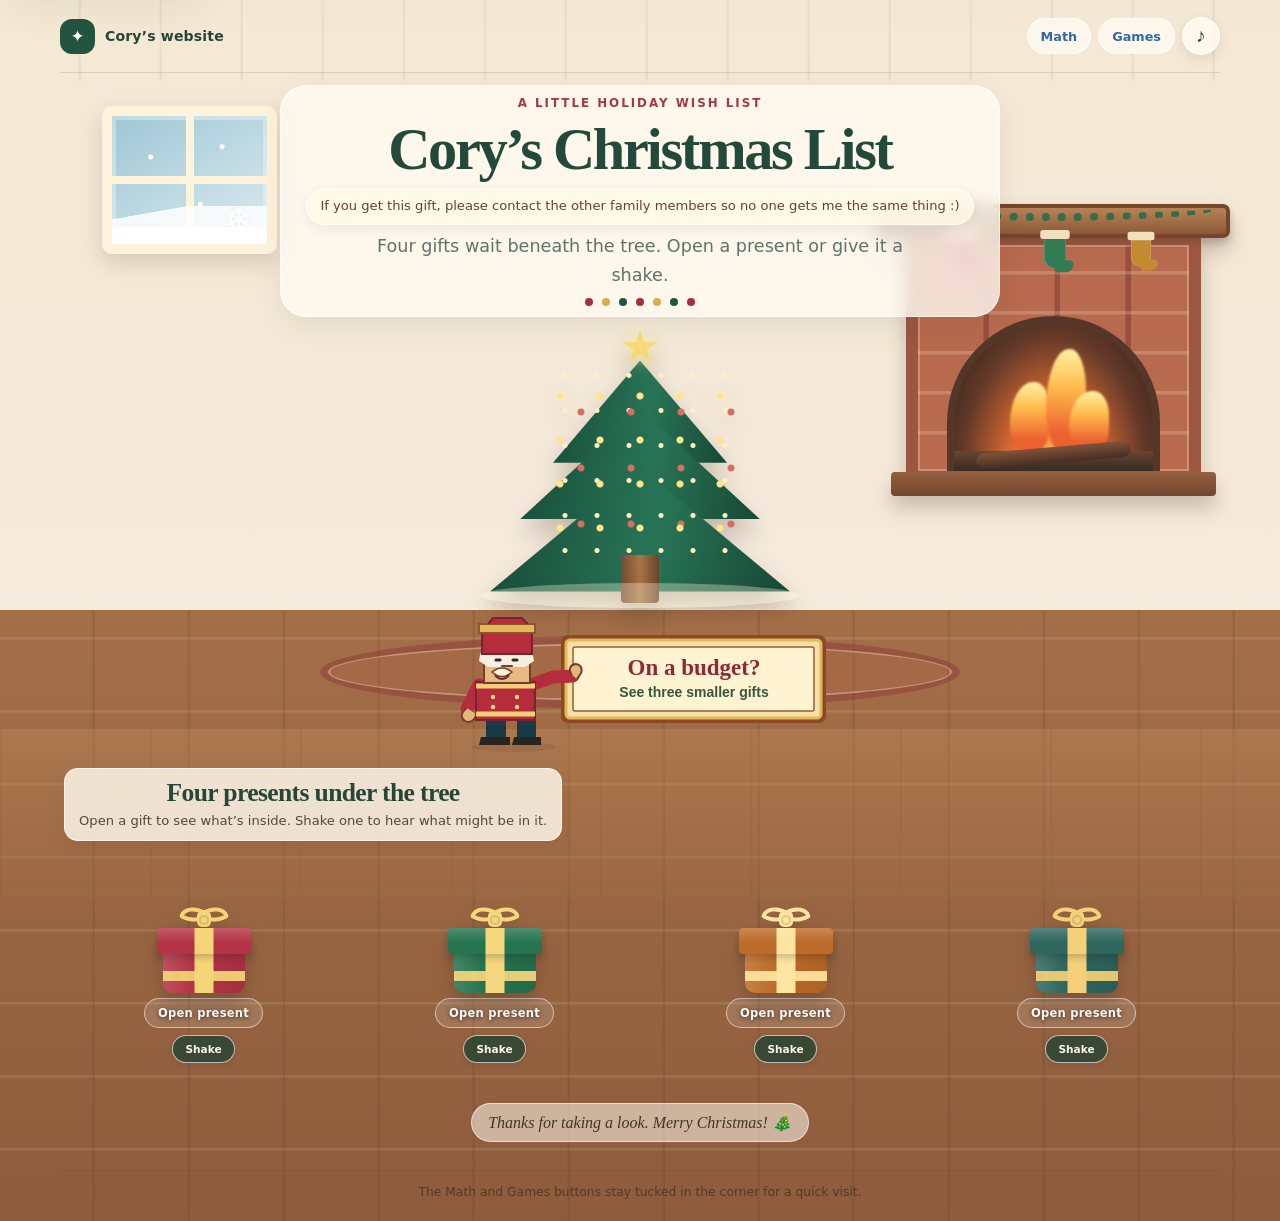
<file: index.html>
<!doctype html>
<html lang="en">
<head>
  <meta charset="utf-8">
  <meta name="viewport" content="width=device-width, initial-scale=1, viewport-fit=cover">
  <meta name="theme-color" content="#f7f4ec">
  <meta name="description" content="Cory's Christmas wish list: four favorite gifts, plus three more affordable ideas.">
  <title>Cory's Christmas Wish List</title>
  <style>
    :root {
      color-scheme: light;
      --paper: #f7f4ec;
      --card: #fffdf8;
      --ink: #183a30;
      --muted: #60736b;
      --pine: #1d5742;
      --pine-dark: #123b2d;
      --berry: #a62e3d;
      --blue: #2f6db3;
      --line: #e4e0d4;
      --gold: #d9ae52;
      --shadow: 0 18px 42px rgba(33, 57, 44, .09);
    }
    * { box-sizing: border-box; }
    html { min-width: 320px; scroll-behavior: smooth; background: var(--paper); }
    body {
      margin: 0;
      min-height: 100vh;
      color: var(--ink);
      font-family: ui-rounded, "Avenir Next", Avenir, "Segoe UI", system-ui, sans-serif;
      background:
        radial-gradient(ellipse at 12% 5%, rgba(255,255,255,.95), transparent 34rem),
        radial-gradient(ellipse at 92% 35%, rgba(225,236,221,.5), transparent 35rem),
        var(--paper);
    }
    a { color: inherit; }
    .skip-link {
      position: fixed; z-index: 10; top: -60px; left: 14px; padding: 12px 16px;
      border-radius: 12px; background: #fff; color: #142b22; box-shadow: var(--shadow);
    }
    .skip-link:focus { top: 14px; }
    .shell { width: min(1160px, calc(100% - 40px)); margin: 0 auto; }
    .site-header {
      display: flex; align-items: center; justify-content: space-between; gap: 20px;
      padding: 20px 0; border-bottom: 1px solid rgba(24,58,48,.1);
    }
    .brand { display: flex; align-items: center; gap: 10px; font-size: .88rem; font-weight: 850; letter-spacing: .09em; }
    .brand-mark { display: grid; place-items: center; width: 35px; height: 35px; border-radius: 12px; color: #fff; background: var(--pine); font-size: 1.05rem; }
    .corner-nav { display: flex; align-items: center; gap: 8px; }
    .corner-nav a {
      min-height: 36px; display: inline-flex; align-items: center; justify-content: center;
      padding: 0 13px; border: 1px solid #c6d8ec; border-radius: 999px;
      background: #eef5fc; color: var(--blue); font-size: .8rem; font-weight: 800;
      text-decoration: none; transition: background .16s ease, transform .16s ease;
    }
    .corner-nav a:hover { transform: translateY(-1px); background: #e1eefb; }
    .corner-nav a:focus-visible, .gift-card:focus-visible, .budget-toggle:focus-visible { outline: 3px solid #5384c5; outline-offset: 3px; }
    main { padding: 48px 0 56px; }
    .intro { max-width: 760px; margin: 0 auto 34px; text-align: center; }
    .eyebrow { margin: 0 0 10px; color: var(--berry); font-size: .74rem; font-weight: 900; letter-spacing: .17em; text-transform: uppercase; }
    h1 { margin: 0; color: var(--pine-dark); font-family: Georgia, "Times New Roman", serif; font-size: clamp(2.3rem, 6vw, 4.35rem); line-height: 1.03; letter-spacing: -.04em; }
    .intro-copy { max-width: 590px; margin: 15px auto 0; color: var(--muted); font-size: clamp(.98rem, 2vw, 1.1rem); line-height: 1.65; }
    .lights { display: flex; justify-content: center; gap: 9px; margin: 23px auto 0; }
    .light { width: 8px; height: 8px; border-radius: 50%; animation: twinkle 2.4s ease-in-out infinite alternate; }
    .light:nth-child(3n+1) { background: var(--berry); }
    .light:nth-child(3n+2) { background: var(--gold); animation-delay: .35s; }
    .light:nth-child(3n) { background: var(--pine); animation-delay: .7s; }
    .section-head { display: flex; align-items: end; justify-content: space-between; gap: 18px; margin: 0 0 15px; }
    .section-head h2 { margin: 0; color: var(--pine-dark); font-family: Georgia, "Times New Roman", serif; font-size: clamp(1.45rem, 3vw, 1.9rem); letter-spacing: -.025em; }
    .section-head p { margin: 5px 0 0; color: var(--muted); font-size: .9rem; line-height: 1.5; }
    .gift-grid { display: grid; grid-template-columns: repeat(3, minmax(0, 1fr)); gap: 16px; }
    .gift-card {
      position: relative; display: flex; min-width: 0; flex-direction: column; overflow: hidden;
      border: 1px solid var(--line); border-radius: 20px; background: var(--card);
      box-shadow: 0 8px 24px rgba(33,57,44,.05); text-decoration: none;
      transition: transform .2s ease, box-shadow .2s ease, border-color .2s ease;
      animation: presentReveal .58s cubic-bezier(.2,.8,.2,1) both;
    }
    .gift-card:nth-child(2) { animation-delay: .06s; }
    .gift-card:nth-child(3) { animation-delay: .12s; }
    .gift-card:nth-child(4) { animation-delay: .18s; }
    .gift-card:nth-child(5) { animation-delay: .24s; }
    .gift-card:hover { transform: translateY(-4px); border-color: #cbd7c6; box-shadow: var(--shadow); }
    .product-art {
      position: relative; display: grid; place-items: center; min-height: 205px; overflow: hidden;
      padding: 18px; background: #fff;
    }
    .product-art::before, .product-art::after { position: absolute; color: rgba(29,87,66,.17); font-size: 1rem; content: "✦"; }
    .product-art::before { top: 19px; right: 25px; }
    .product-art::after { bottom: 22px; left: 24px; font-size: .76rem; }
    .product-art img { position: relative; z-index: 1; width: min(100%, 280px); height: 165px; object-fit: contain; }
    .gift-ribbon { position: absolute; z-index: 2; top: 12px; left: 12px; padding: 6px 9px; border-radius: 999px; background: #fffdf8; color: var(--pine); font-size: .66rem; font-weight: 900; letter-spacing: .05em; text-transform: uppercase; }
    .gift-copy { display: flex; flex: 1; flex-direction: column; padding: 17px 18px 18px; }
    .gift-copy h3 { margin: 0; color: var(--pine-dark); font-size: 1.12rem; line-height: 1.28; letter-spacing: -.02em; }
    .gift-copy p { margin: 9px 0 17px; color: var(--muted); font-size: .88rem; line-height: 1.55; }
    .shop-link { display: flex; align-items: center; justify-content: space-between; gap: 10px; margin-top: auto; color: var(--berry); font-size: .79rem; font-weight: 900; }
    .shop-link span:last-child { display: grid; place-items: center; width: 28px; height: 28px; flex: 0 0 28px; border-radius: 50%; background: #f8e9e9; font-size: 1rem; }
    .budget-callout { display: flex; align-items: center; justify-content: space-between; gap: 20px; margin: 42px 0 14px; padding: 21px 23px; border: 1px solid #e8d6ae; border-radius: 20px; background: linear-gradient(110deg,#fff8e8,#fffdf6); }
    .budget-callout h2 { margin: 0; color: var(--pine-dark); font-family: Georgia, "Times New Roman", serif; font-size: clamp(1.35rem,3vw,1.8rem); }
    .budget-callout p { margin: 5px 0 0; color: var(--muted); font-size: .88rem; line-height: 1.5; }
    .budget-toggle { min-height: 46px; display: inline-flex; flex: 0 0 auto; align-items: center; justify-content: center; gap: 9px; padding: 0 17px; border: 0; border-radius: 13px; background: var(--pine); color: #fff; font: inherit; font-size: .85rem; font-weight: 850; cursor: pointer; transition: transform .16s ease, background .16s ease; }
    .budget-toggle:hover { transform: translateY(-1px); background: var(--pine-dark); }
    .budget-section { margin-top: 20px; }
    .budget-section[hidden] { display: none; }
    .budget-section .gift-card { animation-delay: 0s; }
    .thanks { margin: 36px 0 0; color: var(--muted); font-family: Georgia, "Times New Roman", serif; font-size: 1rem; font-style: italic; text-align: center; }
    footer { padding: 18px 0 28px; border-top: 1px solid rgba(24,58,48,.1); color: #718078; font-size: .77rem; text-align: center; }
    @keyframes presentReveal { from { opacity: 0; transform: translateY(14px) scale(.985); } to { opacity: 1; transform: translateY(0) scale(1); } }
    @keyframes twinkle { from { opacity: .45; transform: scale(.82); } to { opacity: 1; transform: scale(1.2); } }
    @media (max-width: 800px) { .gift-grid { grid-template-columns: repeat(2, minmax(0,1fr)); } }
    @media (max-width: 560px) {
      .shell { width: min(100% - 28px, 470px); }
      .site-header { padding: 15px 0; }
      .brand { gap: 8px; font-size: .72rem; }
      .brand-mark { width: 31px; height: 31px; border-radius: 10px; }
      .corner-nav { gap: 6px; }
      .corner-nav a { min-height: 33px; padding: 0 11px; font-size: .75rem; }
      main { padding: 37px 0 42px; }
      .intro { margin-bottom: 29px; }
      .section-head { align-items: start; flex-direction: column; gap: 4px; }
      .gift-grid { grid-template-columns: 1fr; gap: 13px; }
      .gift-card { display: grid; grid-template-columns: minmax(110px, 38%) minmax(0,1fr); min-height: 176px; border-radius: 17px; }
      .product-art { min-height: 100%; padding: 10px; }
      .product-art img { height: 120px; }
      .gift-ribbon { top: 8px; left: 8px; padding: 5px 7px; font-size: .57rem; }
      .gift-copy { padding: 15px 13px 13px; }
      .gift-copy h3 { font-size: 1rem; }
      .gift-copy p { margin: 7px 0 11px; font-size: .79rem; line-height: 1.45; }
      .shop-link { font-size: .72rem; }
      .shop-link span:last-child { width: 25px; height: 25px; flex-basis: 25px; }
      .budget-callout { align-items: stretch; flex-direction: column; gap: 14px; margin-top: 31px; padding: 18px; }
      .budget-toggle { width: 100%; }
      .budget-grid .gift-card { min-height: 165px; }
    }
    @media (max-width: 360px) { .brand > span:last-child { max-width: 98px; line-height: 1.1; } .gift-card { grid-template-columns: 34% minmax(0,1fr); } }
    @media (prefers-reduced-motion: reduce) { *, *::before, *::after { scroll-behavior: auto !important; animation-duration: .01ms !important; animation-iteration-count: 1 !important; transition-duration: .01ms !important; } }
  </style>
<style>
    .brand { letter-spacing: .01em; }
    .gift-card {
      --wrap-main:#ad3143; --wrap-deep:#762031; --wrap-ribbon:#f6d77e;
      position:relative; display:flex; min-width:0; min-height:300px; flex-direction:column; overflow:hidden;
      border:1px solid var(--line); border-radius:20px; background:var(--card);
      box-shadow:0 10px 26px rgba(33,57,44,.08); transition:border-color .2s ease,box-shadow .2s ease; animation:none;
    }
    .gift-card:hover { transform:none; border-color:#cbd7c6; box-shadow:var(--shadow); }
    .main-gifts .gift-card:nth-child(2){--wrap-main:#24734f;--wrap-deep:#12452f;--wrap-ribbon:#f7d77e}
    .main-gifts .gift-card:nth-child(3){--wrap-main:#bd6b28;--wrap-deep:#7b3c1c;--wrap-ribbon:#ffe6a3}
    .main-gifts .gift-card:nth-child(4){--wrap-main:#2e665e;--wrap-deep:#17433e;--wrap-ribbon:#f6d17a}
    .main-gifts .gift-card:nth-child(5){--wrap-main:#a5313c;--wrap-deep:#711f32;--wrap-ribbon:#e4d48c}
    .budget-grid .gift-card:nth-child(1){--wrap-main:#5368b3;--wrap-deep:#303e7b;--wrap-ribbon:#f0c4e6}
    .budget-grid .gift-card:nth-child(2){--wrap-main:#267f99;--wrap-deep:#155267;--wrap-ribbon:#f6d88b}
    .budget-grid .gift-card:nth-child(3){--wrap-main:#80599f;--wrap-deep:#50366d;--wrap-ribbon:#ccebe2}
    .present-trigger {
      position:relative; display:grid; width:100%; min-height:278px; flex:1; place-items:center; overflow:hidden;
      padding:22px; border:0; border-radius:inherit;
      background:radial-gradient(circle at 14% 18%,rgba(255,255,255,.18),transparent 34%),radial-gradient(circle at 86% 78%,rgba(255,255,255,.14),transparent 30%),linear-gradient(145deg,var(--wrap-main),var(--wrap-deep));
      color:#fff; cursor:pointer; font:inherit; text-align:center; transition:min-height .28s ease,border-radius .28s ease;
    }
    .present-trigger::before,.present-trigger::after{position:absolute;color:rgba(255,255,255,.72);content:"✦";font-size:1rem;pointer-events:none}
    .present-trigger::before{top:30%;left:14%}.present-trigger::after{right:13%;bottom:28%;font-size:.75rem}
    .present-trigger:focus-visible{outline:3px solid #235ca0;outline-offset:-5px}
    .present-cover{position:absolute;inset:0;display:flex;flex-direction:column;align-items:center;justify-content:center;gap:12px}
    .present-number{position:absolute;top:15px;left:15px;padding:6px 9px;border:1px solid rgba(255,255,255,.34);border-radius:999px;background:rgba(20,30,34,.18);font-size:.65rem;font-weight:900;letter-spacing:.09em;text-transform:uppercase}
    .gift-box{position:relative;display:block;width:150px;height:145px;margin-top:4px;filter:drop-shadow(0 13px 13px rgba(15,20,28,.22));transition:transform .38s ease}
    .gift-base{position:absolute;top:69px;right:12px;bottom:1px;left:12px;overflow:hidden;border-radius:4px 4px 12px 12px;background:linear-gradient(90deg,rgba(255,255,255,.13),transparent 32%,rgba(0,0,0,.07)),var(--wrap-main)}
    .gift-base::before{position:absolute;top:0;bottom:0;left:50%;width:23px;background:var(--wrap-ribbon);content:"";transform:translateX(-50%)}
    .gift-base::after{position:absolute;right:0;bottom:15px;left:0;height:13px;background:var(--wrap-ribbon);content:"";opacity:.92}
    .gift-lid{position:absolute;z-index:2;top:53px;right:4px;left:4px;height:31px;border-radius:5px;background:linear-gradient(180deg,rgba(255,255,255,.24),transparent 45%),var(--wrap-main);box-shadow:0 4px 8px rgba(20,20,20,.19)}
    .gift-lid::before{position:absolute;top:0;bottom:0;left:50%;width:23px;background:var(--wrap-ribbon);content:"";transform:translateX(-50%)}
    .gift-bow{position:absolute;z-index:3;top:21px;left:50%;display:block;width:16px;height:18px;border-radius:5px;background:var(--wrap-ribbon);transform:translateX(-50%)}
    .gift-bow i{position:absolute;top:-5px;width:27px;height:19px;border:5px solid var(--wrap-ribbon);border-radius:85% 20% 85% 20%}
    .gift-bow i:first-child{right:7px;transform:rotate(24deg)}.gift-bow i:nth-child(2){left:7px;transform:scaleX(-1) rotate(24deg)}
    .gift-bow b{position:absolute;z-index:2;top:5px;left:2px;width:12px;height:12px;border:2px solid rgba(0,0,0,.12);border-radius:50%;background:var(--wrap-ribbon)}
    .present-hint{padding:7px 13px;border:1px solid rgba(255,255,255,.52);border-radius:999px;background:rgba(255,255,255,.13);font-size:.8rem;font-weight:850}
    .present-open-label{display:none;align-items:center;justify-content:center;min-height:46px;color:#fff;font-size:.82rem;font-weight:850}
    .gift-card.is-open .present-trigger{min-height:48px;flex:0 0 48px;place-items:center start;padding:0 16px;border-radius:18px 18px 0 0}
    .gift-card.is-open .present-cover{display:none}.gift-card.is-open .present-open-label{display:flex}
    .gift-content[hidden]{display:none}.gift-content{padding-bottom:4px;animation:giftReveal .45s cubic-bezier(.2,.8,.2,1) both}
    .gift-content .product-art{min-height:205px}.gift-content .product-art img{width:min(100%,280px);height:165px;object-fit:contain}
    .gift-content .gift-copy{padding:17px 18px 2px}.gift-content .gift-copy h3{margin:0;color:var(--pine-dark);font-size:1.12rem;line-height:1.28}
    .gift-content .gift-copy p{margin:9px 0 17px;color:var(--muted);font-size:.88rem;line-height:1.55}
    .gift-content .shop-link{display:flex;align-items:center;justify-content:space-between;gap:10px;margin:0 18px 18px;color:var(--berry);font-size:.79rem;font-weight:900;text-decoration:none}
    .gift-content .shop-link:hover{text-decoration:underline}
    .gift-content .shop-link span:last-child{display:grid;place-items:center;width:28px;height:28px;flex:0 0 28px;border-radius:50%;background:#f8e9e9;font-size:1rem}
    .gift-card.is-opening .gift-box{animation:boxHop .55s ease both}.gift-card.is-opening .gift-lid{animation:lidLift .55s ease both}.gift-card.is-opening .gift-bow{animation:bowPop .55s ease both}
    @keyframes boxHop{35%{transform:translateY(-10px) rotate(-3deg) scale(1.06)}100%{transform:translateY(0) scale(.92)}}
    @keyframes lidLift{45%{transform:translate(-5px,-35px) rotate(-18deg)}100%{transform:translate(-3px,-16px) rotate(-12deg);opacity:.15}}
    @keyframes bowPop{35%{transform:translate(-50%,-24px) rotate(18deg) scale(1.12)}100%{transform:translate(-50%,-48px) rotate(24deg) scale(.65);opacity:0}}
    @keyframes giftReveal{from{opacity:0;transform:translateY(12px) scale(.985)}to{opacity:1;transform:translateY(0) scale(1)}}
    @media(max-width:560px){
      .gift-card{display:flex;min-height:0}.present-trigger{min-height:236px;padding:18px}
      .gift-card.is-open .present-trigger{min-height:46px;flex-basis:46px}
      .gift-content .product-art{min-height:186px}.gift-content .product-art img{height:145px}
      .gift-content .gift-copy{padding:15px 14px 2px}.gift-content .gift-copy h3{font-size:1rem}
      .gift-content .gift-copy p{margin:7px 0 13px;font-size:.82rem}.gift-content .shop-link{margin:0 14px 15px;font-size:.74rem}
    }
    @media(prefers-reduced-motion:reduce){.present-trigger,.gift-box,.gift-lid,.gift-bow,.gift-content{animation-duration:.01ms!important;transition-duration:.01ms!important}}
  </style>
<style>
    body { position:relative; background:#ead7bc; }
    .shell { position:relative; z-index:1; }
    .living-room-art {
      position:fixed; inset:0; z-index:0; overflow:hidden; pointer-events:none;
      background:linear-gradient(180deg,#f3e5d0 0%,#f6ead9 58%,#784b37 58.2%,#d0a06e 59.4%,#b88050 100%);
    }
    .living-room-art::before {
      content:""; position:absolute; inset:auto 0 0; height:34%;
      background:repeating-linear-gradient(90deg,rgba(71,42,27,.16) 0 2px,transparent 2px 150px),linear-gradient(#c59060,#9c6b45);
      opacity:.58;
    }
    .living-room-art::after {
      content:""; position:absolute; top:0; right:0; left:0; height:12%;
      background:repeating-linear-gradient(90deg,transparent 0 78px,rgba(117,82,53,.07) 79px 81px);
    }
    .room-window {
      position:absolute; top:42px; right:31%; width:190px; height:165px; overflow:hidden;
      border:10px solid #fff3dc; border-radius:10px; background:
        radial-gradient(circle at 25% 32%,#fff 0 2px,transparent 3px),
        radial-gradient(circle at 71% 24%,#fff 0 2px,transparent 3px),
        radial-gradient(circle at 57% 69%,#fff 0 2px,transparent 3px),
        linear-gradient(145deg,#9ec7d5,#dcebf0);
      box-shadow:0 9px 22px rgba(70,48,32,.17),inset 0 0 0 4px rgba(255,255,255,.34);
    }
    .room-window::before,.room-window::after {content:"";position:absolute;background:#fff3dc}
    .room-window::before {top:0;bottom:0;left:50%;width:8px;transform:translateX(-50%)}
    .room-window::after {right:0;left:0;top:50%;height:8px;transform:translateY(-50%)}
    .room-window span {position:absolute;right:15px;bottom:5px;color:#fff;font-size:2rem;text-shadow:0 2px 7px #6c8e9d;animation:snowDrift 5s ease-in-out infinite alternate}
    .room-window i {position:absolute;right:0;bottom:0;left:0;height:38px;background:linear-gradient(170deg,transparent 20%,#fff 21% 100%);opacity:.85}
    .room-window b {position:absolute;right:0;bottom:0;left:0;height:17px;background:#fff}
    .christmas-tree {position:absolute;left:5%;bottom:22px;width:190px;height:365px;filter:drop-shadow(0 11px 9px rgba(52,35,21,.22))}
    .tree-star {position:absolute;z-index:3;top:0;left:50%;color:#f9d879;font-size:2.5rem;text-shadow:0 0 18px #fff0a7;transform:translateX(-50%)}
    .tree-layer {position:absolute;left:50%;width:100%;height:46%;background:linear-gradient(100deg,#174a38,#287456 55%,#174834);clip-path:polygon(50% 0,100% 100%,0 100%);transform:translateX(-50%)}
    .tree-layer-one {top:48px;width:57%;height:39%}
    .tree-layer-two {top:102px;width:79%;height:43%}
    .tree-layer-three {top:166px;width:100%;height:48%}
    .tree-lights {position:absolute;z-index:2;top:54px;right:24px;bottom:57px;left:24px;background-image:radial-gradient(circle,#ffe58a 0 3px,transparent 4px),radial-gradient(circle,#d86e61 0 3px,transparent 4px),radial-gradient(circle,#fff0be 0 2px,transparent 3px);background-size:37px 43px,48px 58px,29px 35px;background-position:2px 4px,18px 14px,11px 23px;animation:treeTwinkle 2.4s ease-in-out infinite alternate}
    .tree-trunk {position:absolute;bottom:0;left:50%;width:36px;height:57px;border-radius:4px;background:linear-gradient(90deg,#734a30,#a87546,#6a432c);transform:translateX(-50%)}
    .fireplace-scene {position:absolute;right:5%;bottom:72px;width:325px;height:292px;filter:drop-shadow(0 12px 10px rgba(60,35,23,.23))}
    .fireplace-mantel {position:absolute;z-index:4;top:0;right:-14px;left:-14px;height:34px;border:4px solid #77452e;border-radius:7px;background:linear-gradient(#b78355,#8b5938);box-shadow:0 5px 7px rgba(64,39,25,.2)}
    .garland {position:absolute;top:-13px;right:8px;left:8px;height:26px;border-bottom:8px dotted #326e4e;border-radius:50%}
    .stocking {position:absolute;top:25px;width:24px;height:37px;border-radius:6px 6px 13px 13px;background:var(--sock);box-shadow:inset 0 0 0 1px rgba(255,255,255,.18)}
    .stocking::before {content:"";position:absolute;top:-5px;left:-4px;width:32px;height:10px;border-radius:3px;background:#f1e0c0}
    .stocking::after {content:"";position:absolute;right:-8px;bottom:-4px;width:20px;height:13px;border-radius:3px 5px 9px 3px;background:var(--sock)}
    .sock-red {--sock:#ac3546;left:20%}.sock-green {--sock:#317b55;left:47%;transform:scale(.92)}.sock-gold {--sock:#c28a31;left:72%;transform:scale(.84)}
    .fireplace-brick {position:absolute;top:29px;right:15px;bottom:13px;left:15px;border:12px solid #9b5740;border-radius:5px;background:repeating-linear-gradient(0deg,transparent 0 36px,rgba(255,231,205,.22) 37px 40px),repeating-linear-gradient(90deg,#b86a4e 0 65px,#994f3d 66px 71px);box-shadow:inset 0 0 0 2px rgba(255,239,215,.3)}
    .fireplace-opening {position:absolute;right:29px;bottom:0;left:29px;height:155px;overflow:hidden;border:7px solid #553729;border-bottom:0;border-radius:110px 110px 0 0;background:radial-gradient(ellipse at 50% 100%,#ffcc67 0,#e97032 28%,#633928 65%,#241e1b 100%)}
    .fireplace-opening::before {content:"";position:absolute;right:0;bottom:0;left:0;height:20px;background:linear-gradient(#674632,#382a22)}
    .flame {position:absolute;bottom:17px;width:40px;height:82px;border-radius:60% 40% 45% 45%;background:linear-gradient(#fff2a3 0%,#ffba4b 37%,#ec6130 80%);filter:blur(1px);transform-origin:50% 100%;animation:flameDance .72s ease-in-out infinite alternate}
    .flame-one {left:28%;height:72px}.flame-two {left:46%;height:105px;animation-delay:-.35s}.flame-three {right:22%;height:63px;animation-delay:-.18s}
    .fire-log {position:absolute;right:22px;bottom:8px;left:22px;height:16px;border-radius:12px;background:linear-gradient(#805339,#472e23);transform:rotate(-5deg)}
    .fireplace-hearth {position:absolute;right:0;bottom:0;left:0;height:24px;border-radius:4px;background:linear-gradient(#946040,#70452e)}
    .room-rug {position:absolute;bottom:52px;left:23%;width:48%;height:62px;border:8px solid rgba(133,50,57,.42);border-radius:50%;background:rgba(169,97,71,.33);box-shadow:inset 0 0 0 2px rgba(255,235,203,.35)}
    .room-main {position:relative;isolation:isolate;min-height:72vh;padding-top:clamp(28px,5vw,58px);padding-bottom:52px;background:transparent}
    .room-main > :not(.living-room-art) {position:relative;z-index:1}
    .intro {max-width:650px;margin:0 auto 24px;padding:20px 28px;border:1px solid rgba(255,255,255,.62);border-radius:26px;background:rgba(255,251,240,.77);backdrop-filter:blur(8px);box-shadow:0 12px 32px rgba(59,41,26,.1)}
    .intro .eyebrow {color:#a73743}
    .intro h1 {color:#23493b}
    .intro-copy {max-width:540px}
    .lights {margin-top:15px}
    .wishlist-section {max-width:1160px;margin:0 auto;padding:4px 0 20px}
    .wishlist-section .section-head,.budget-section .section-head {margin:0 0 8px;padding:0 3px}
    .wishlist-section .section-head h2,.budget-section .section-head h2 {color:#234437}
    .wishlist-section .section-head p,.budget-section .section-head p {margin-top:4px;color:#55463a}
    .present-track {display:flex;flex-wrap:nowrap;align-items:flex-start;gap:12px;overflow-x:auto;overscroll-behavior-inline:contain;scroll-snap-type:x mandatory;scrollbar-width:none;padding:12px 4px 18px}
    .present-track::-webkit-scrollbar {display:none}
    .main-line .present-card {flex:0 0 calc((100% - 36px)/4);min-width:0}
    .small-line .present-card {flex:0 0 calc((100% - 24px)/3);min-width:0}
    .present-card {--box:#b43346;--box-deep:#762032;--ribbon:#f6d578;position:relative;min-width:0;overflow:hidden;scroll-snap-align:center;border:0;border-radius:20px;background:transparent;text-align:center}
    .main-line .present-card:nth-child(2){--box:#26734f;--box-deep:#16452f;--ribbon:#f5d77e}
    .main-line .present-card:nth-child(3){--box:#bd6b28;--box-deep:#7b3c1c;--ribbon:#ffe5a1}
    .main-line .present-card:nth-child(4){--box:#2e665e;--box-deep:#17433e;--ribbon:#f4d179}
    .small-line .present-card:nth-child(1){--box:#586bbb;--box-deep:#303e7b;--ribbon:#ecc2e3}
    .small-line .present-card:nth-child(2){--box:#287f98;--box-deep:#155267;--ribbon:#f3d581}
    .small-line .present-card:nth-child(3){--box:#80599f;--box-deep:#50366d;--ribbon:#ccebe2}
    .present-controls {display:flex;min-height:228px;flex-direction:column;align-items:center;justify-content:flex-start;gap:2px}
    .present-open {position:relative;display:flex;width:100%;min-height:194px;flex-direction:column;align-items:center;justify-content:flex-end;gap:5px;padding:26px 6px 9px;border:0;border-radius:16px;background:transparent;color:#fff;cursor:pointer;font:inherit;text-shadow:0 1px 3px rgba(32,23,21,.35);transition:transform .18s ease}
    .present-open:hover {transform:translateY(-3px)}
    .present-open:focus-visible,.shake-gift:focus-visible {outline:3px solid #235ca0;outline-offset:2px}
    .present-number {position:absolute;top:8px;left:50%;width:max-content;max-width:96%;padding:5px 8px;border:1px solid rgba(255,255,255,.42);border-radius:999px;background:rgba(33,30,34,.22);font-size:.57rem;font-weight:900;letter-spacing:.07em;text-transform:uppercase;transform:translateX(-50%)}
    .gift-box {position:relative;display:block;width:116px;height:119px;filter:drop-shadow(0 11px 9px rgba(38,29,23,.22));transition:transform .25s ease}
    .gift-base {position:absolute;top:57px;right:9px;bottom:0;left:9px;overflow:hidden;border-radius:3px 3px 10px 10px;background:linear-gradient(90deg,rgba(255,255,255,.14),transparent 36%,rgba(0,0,0,.09)),var(--box)}
    .gift-base::before {position:absolute;top:0;bottom:0;left:50%;width:19px;background:var(--ribbon);content:"";transform:translateX(-50%)}
    .gift-base::after {position:absolute;right:0;bottom:12px;left:0;height:10px;background:var(--ribbon);content:""}
    .gift-lid {position:absolute;z-index:2;top:43px;right:3px;left:3px;height:26px;border-radius:4px;background:linear-gradient(180deg,rgba(255,255,255,.2),transparent 55%),var(--box);box-shadow:0 4px 6px rgba(27,23,20,.2)}
    .gift-lid::before {position:absolute;top:0;bottom:0;left:50%;width:19px;background:var(--ribbon);content:"";transform:translateX(-50%)}
    .gift-bow {position:absolute;z-index:3;top:16px;left:50%;width:14px;height:16px;border-radius:5px;background:var(--ribbon);transform:translateX(-50%)}
    .gift-bow i {position:absolute;top:-5px;width:24px;height:17px;border:4px solid var(--ribbon);border-radius:85% 20% 85% 20%}
    .gift-bow i:first-child {right:6px;transform:rotate(24deg)}.gift-bow i:nth-child(2){left:6px;transform:scaleX(-1) rotate(24deg)}
    .gift-bow b {position:absolute;z-index:2;top:4px;left:2px;width:10px;height:10px;border-radius:50%;background:var(--ribbon)}
    .present-hint {font-size:.7rem;font-weight:900;letter-spacing:.02em}
    .shake-gift {display:inline-flex;min-height:29px;align-items:center;gap:5px;padding:4px 10px;border:1px solid rgba(255,255,255,.44);border-radius:999px;background:rgba(41,57,46,.72);color:#fff8e8;cursor:pointer;font:inherit;font-size:.65rem;font-weight:850;box-shadow:0 2px 6px rgba(37,27,21,.12)}
    .shake-gift:hover {background:#274a37}
    .present-card.is-shaking .gift-box {animation:giftRattle .64s ease-in-out}
    .present-card.is-opening .gift-box {animation:giftOpen .62s cubic-bezier(.2,.75,.18,1) both}
    .present-card.is-opening .gift-lid {animation:giftLidFly .6s ease both}
    .present-card.is-opening .gift-bow {animation:giftBowFly .52s ease both}
    @keyframes giftRattle {0%,100%{transform:rotate(0)}12%{transform:rotate(-9deg) translateX(-3px)}25%{transform:rotate(8deg) translateX(3px)}38%{transform:rotate(-7deg) translateX(-3px)}52%{transform:rotate(6deg) translateX(2px)}66%{transform:rotate(-4deg)}80%{transform:rotate(3deg)}}
    @keyframes giftOpen {0%{transform:scale(1)}32%{transform:translateY(-10px) rotate(-4deg) scale(1.08)}65%{transform:translateY(2px) scale(.98)}100%{transform:scale(.92);opacity:.25}}
    @keyframes giftLidFly {35%{transform:translate(-5px,-27px) rotate(-18deg)}100%{transform:translate(-5px,-48px) rotate(-24deg);opacity:0}}
    @keyframes giftBowFly {35%{transform:translate(-50%,-22px) rotate(20deg)}100%{transform:translate(-50%,-55px) rotate(40deg) scale(.6);opacity:0}}
    @keyframes giftReveal {from{opacity:0;transform:translateY(12px) scale(.985)}to{opacity:1;transform:none}}
    @keyframes snowDrift {from{transform:translateY(-5px) rotate(-8deg)}to{transform:translateY(7px) rotate(10deg)}}
    @keyframes treeTwinkle {from{opacity:.65}to{opacity:1}}
    @keyframes flameDance {from{transform:scaleY(.83) rotate(-4deg);filter:blur(1px)}to{transform:scaleY(1.08) rotate(5deg);filter:blur(2px)}}
    .present-card.is-open {flex:0 0 min(310px,78vw);border:1px solid rgba(255,255,255,.72);border-radius:18px;background:rgba(255,251,242,.94);box-shadow:0 12px 26px rgba(57,37,23,.16);text-align:left}
    .present-card.is-open .present-controls {display:none}
    .gift-content[hidden] {display:none}
    .gift-content {padding-bottom:4px;animation:giftReveal .46s cubic-bezier(.2,.8,.2,1) both}
    .gift-content .product-art {min-height:160px;padding:16px 14px 8px;background:rgba(255,255,255,.88)}
    .gift-content .product-art img {width:min(100%,240px);height:125px;object-fit:contain}
    .gift-content .gift-copy {padding:13px 15px 2px}
    .gift-content .gift-copy h3 {margin:0;color:#204438;font-size:1rem;line-height:1.3}
    .gift-content .gift-copy p {margin:7px 0 12px;color:#564b40;font-size:.78rem;line-height:1.48}
    .gift-content .shop-link {display:flex;align-items:center;justify-content:space-between;gap:9px;margin:0 15px 14px;color:#a22f40;font-size:.72rem;font-weight:900;text-decoration:none}
    .gift-content .shop-link:hover {text-decoration:underline}
    .gift-content .shop-link span:last-child {display:grid;place-items:center;width:25px;height:25px;flex:0 0 25px;border-radius:50%;background:#f8e9e9}
    .scroll-hint {display:none;margin:0 4px;color:#5b4a3d;font-size:.72rem}
    .budget-callout {background:rgba(255,248,232,.88);backdrop-filter:blur(6px)}
    .budget-toggle {background:#275740}
    .budget-section {position:relative;max-width:1160px;margin:12px auto 20px;padding:10px 14px 4px;border:1px solid rgba(255,255,255,.7);border-radius:22px;background:rgba(246,235,215,.79);backdrop-filter:blur(7px)}
    .budget-section[hidden]{display:none}
    .thanks {color:#4c3b30}
    .room-main > *:not(.living-room-art) {position:relative;z-index:1}
    @media(max-width:760px){
      .living-room-art{background:linear-gradient(180deg,#f3e5d0 0%,#f6ead9 56%,#784b37 56.2%,#d0a06e 57.4%,#b88050 100%)}
      .room-window{top:84px;right:5%;width:108px;height:98px;border-width:7px}
      .christmas-tree{left:-24px;bottom:13px;width:118px;height:235px;opacity:.92}
      .tree-star{font-size:1.7rem}.tree-layer-one{top:34px}.tree-layer-two{top:73px}.tree-layer-three{top:116px}
      .tree-trunk{height:37px;width:25px}.tree-lights{top:39px;right:15px;bottom:38px;left:15px;background-size:28px 35px,35px 42px,22px 28px}
      .fireplace-scene{right:-35px;bottom:46px;width:190px;height:183px;opacity:.94}
      .fireplace-mantel{height:25px}.stocking{top:20px;width:16px;height:27px}.stocking::before{width:23px;height:8px;left:-4px}.stocking::after{right:-6px;width:13px;height:9px}
      .fireplace-brick{top:22px;right:9px;bottom:9px;left:9px;border-width:8px}
      .fireplace-opening{right:19px;left:19px;height:95px}.flame{width:26px;height:54px}.flame-two{height:66px}
      .fireplace-hearth{height:16px}.room-rug{bottom:35px;left:10%;width:78%;height:45px;border-width:5px}
      .room-main{padding-top:24px;padding-bottom:38px}
      .intro{width:min(100% - 16px,520px);padding:20px 17px;border-radius:21px;margin-bottom:18px}
      .intro h1{font-size:clamp(2.1rem,9vw,3.15rem)}
      .intro-copy{font-size:.94rem}
      .wishlist-section{width:100%;padding-bottom:14px}
      .wishlist-section .section-head{padding:0 15px}
      .present-track{gap:10px;padding:10px 14px 16px}
      .main-line .present-card,.small-line .present-card{flex:0 0 152px;min-width:152px}
      .present-controls{min-height:207px}
      .present-open{min-height:176px}
      .gift-box{width:108px;height:111px}
      .gift-base{top:53px}
      .gift-lid{top:40px}
      .present-card.is-open{flex-basis:min(295px,82vw);min-width:min(295px,82vw)}
      .scroll-hint{display:block}
      .budget-section{width:calc(100% - 22px);padding:13px 0 10px}
      .budget-section .section-head{padding:0 14px}
    }
    @media(prefers-reduced-motion:reduce){.living-room-art *, .present-card *, .present-card::before,.present-card::after{animation-duration:.01ms!important;transition-duration:.01ms!important;scroll-behavior:auto!important}}
  </style>
<style>
    .room-main .intro { max-width:760px; }
    .room-main .intro h1 { font-size:clamp(2.25rem,4.8vw,3.65rem); white-space:nowrap; }
    .room-main .wishlist-section .section-head,
    .room-main .budget-section .section-head {
      display:inline-flex; max-width:calc(100% - 8px); margin:0 0 9px 4px; padding:9px 14px 10px;
      border:1px solid rgba(255,255,255,.72); border-radius:14px; background:rgba(255,251,240,.82);
      box-shadow:0 6px 18px rgba(59,41,26,.08); backdrop-filter:blur(5px);
    }
    @media(max-width:760px) {
      .room-main .intro h1 { font-size:clamp(2.05rem,8vw,3rem); white-space:normal; }
      .room-main .intro { max-width:560px; }
    }
  </style>

  <style>
    :root { --room-wall:#f4e8d5; --room-wood:#a9784d; --room-dark:#633f2d; }
    html, body { min-height:100%; }
    body { position:relative; overflow-x:hidden; background-color:#a9784d; background-image:linear-gradient(to bottom,#f4e8d5 0,#f5eadb 610px,transparent 610px),repeating-linear-gradient(90deg,transparent 0 92px,rgba(75,45,28,.14) 93px 95px),repeating-linear-gradient(0deg,transparent 0 70px,rgba(255,230,190,.12) 71px 73px),linear-gradient(180deg,#b98252,#8e5c3d); background-repeat:no-repeat; }
    body > .living-room-art:first-of-type { display:none; }
    body > .living-room-art:nth-of-type(2) { position:absolute; inset:0 0 auto; z-index:0; height:900px; overflow:hidden; background:transparent; }
    .living-room-art::before { height:19%; background:repeating-linear-gradient(90deg,rgba(71,42,27,.12) 0 2px,transparent 2px 150px),linear-gradient(#c59060,#9c6b45); opacity:.35; }
    .living-room-art::after { height:9%; }
    .living-room-art .christmas-tree { display:none; }
    .room-window { top:106px; left:8%; right:auto; width:175px; height:148px; }
    .fireplace-scene { top:204px; right:5%; bottom:auto; }
    .room-rug { top:635px; bottom:auto; left:25%; width:50%; height:74px; }
    .shell { position:relative; z-index:1; }
    .site-header { padding:17px 0; border-bottom-color:rgba(92,62,39,.16); }
    .brand { color:#244537; }
    .brand-mark { background:#22543f; }
    .corner-nav { gap:7px; }
    .corner-nav a { min-height:36px; border-color:rgba(255,255,255,.72); background:rgba(255,251,242,.78); color:#3169a8; backdrop-filter:blur(6px); }
    .gift-switch { display:grid; width:38px; height:38px; place-items:center; border:1px solid rgba(255,255,255,.78); border-radius:50%; background:rgba(255,251,242,.86); color:#244537; cursor:pointer; font-size:1.1rem; box-shadow:0 4px 12px rgba(70,47,29,.11); transition:transform .18s ease,background .18s ease; }
    .gift-switch:hover { transform:translateY(-2px) rotate(-6deg); background:#fff; }
    .gift-switch:focus-visible { outline:3px solid #5384c5; outline-offset:3px; }
    .music-toggle { display:grid; width:38px; height:38px; place-items:center; border:1px solid rgba(255,255,255,.78); border-radius:50%; background:rgba(255,251,242,.86); color:#244537; cursor:pointer; font-size:1.2rem; font-weight:900; box-shadow:0 4px 12px rgba(70,47,29,.11); transition:transform .18s ease,background .18s ease; }
    .music-toggle:hover { transform:translateY(-2px); background:#fff; }
    .music-toggle[aria-pressed="true"] { background:#e8f1df; color:#1c5d3b; }
    .music-toggle:focus-visible { outline:3px solid #5384c5; outline-offset:3px; }
    .room-main { min-height:0; padding-top:12px; padding-bottom:18px; }
    .room-main .intro { max-width:720px; margin-bottom:2px; padding:10px 20px; border-color:rgba(255,255,255,.72); background:rgba(255,251,242,.8); box-shadow:0 10px 28px rgba(59,41,26,.08); }
    .room-main .intro h1 { white-space:normal; }
    .intro-copy { margin-top:7px; }
    .lights { margin-top:8px; }
    .tree-stage { position:relative; height:clamp(248px,26vw,284px); margin:0 auto 0; overflow:visible; }
    .tree-stage .christmas-tree { position:absolute; left:50%; bottom:0; display:block; width:clamp(250px,26vw,300px); height:100%; transform:translateX(-50%); filter:drop-shadow(0 13px 11px rgba(52,35,21,.24)); }
    .tree-stage .tree-star { top:1px; font-size:clamp(2.1rem,4vw,2.8rem); }
    .tree-stage .tree-layer-one { top:42px; width:58%; height:36%; }
    .tree-stage .tree-layer-two { top:90px; width:80%; height:39%; }
    .tree-stage .tree-layer-three { top:148px; width:100%; height:44%; }
    .tree-stage .tree-lights { top:51px; right:16%; bottom:44px; left:16%; background-size:40px 44px,50px 56px,32px 35px; }
    .tree-stage .tree-trunk { width:38px; height:48px; }
    .tree-stage::after { position:absolute; right:calc(50% - 160px); bottom:-5px; left:calc(50% - 160px); height:25px; border-radius:50%; background:rgba(255,248,224,.32); box-shadow:0 8px 20px rgba(84,52,31,.12); content:""; }
    .wishlist-section { width:min(1160px,100%); margin:0 auto; padding:0 0 7px; }
    .wishlist-section .section-head { display:flex; justify-content:center; margin:0 0 2px; padding:0 10px; border:0; background:transparent; box-shadow:none; text-align:center; }
    .wishlist-section .section-head h2 { color:#284638; font-size:clamp(1.25rem,2.5vw,1.6rem); }
    .wishlist-section .section-head p { margin-top:3px; color:#574737; font-size:.82rem; }
    .present-track { gap:10px; margin:-2px 0 0; padding:28px 4px 7px; overflow-x:auto; }
    .present-track[hidden] { display:none; }
    .main-line .present-card { flex:0 0 calc((100% - 30px)/4); }
    .small-line .present-card { flex:0 0 calc((100% - 20px)/3); }
    .present-card { overflow:visible; border-radius:12px; }
    .present-controls { min-height:154px; gap:3px; }
    .present-open { min-height:123px; padding:15px 4px 4px; }
    .gift-box { width:100px; height:98px; }
    .gift-base { top:46px; }
    .gift-lid { top:33px; }
    .present-hint { font-size:.72rem; text-shadow:0 1px 4px rgba(34,22,14,.7); }
    .shake-gift { min-height:28px; padding:3px 12px; border-color:rgba(255,255,255,.65); background:rgba(40,69,51,.84); font-size:.66rem; }
    .present-card.is-opening .present-open::after { position:absolute; inset:4px; border-radius:18px; background:radial-gradient(circle at 50% 52%,rgba(255,248,206,.9),rgba(255,230,160,.34) 27%,transparent 67%); content:""; pointer-events:none; animation:giftSparkle .7s ease-out both; }
    .present-card.is-opening .gift-box { animation:giftOpen .78s cubic-bezier(.2,.75,.18,1) both; }
    .present-card.is-opening .gift-base { animation:wrapFade .66s .08s ease-out both; }
    .present-card.is-opening .gift-lid { animation:giftLidFly .72s cubic-bezier(.18,.7,.2,1) both; }
    .present-card.is-opening .gift-bow { animation:giftBowFly .6s .03s cubic-bezier(.18,.7,.2,1) both; }
    .present-card.is-open { flex:0 0 min(300px,78vw); border:1px solid rgba(255,255,255,.85); background:rgba(255,251,242,.96); box-shadow:0 15px 32px rgba(57,37,23,.18); transition:flex-basis .48s cubic-bezier(.2,.78,.2,1),box-shadow .3s ease; }
    .present-card.is-open .present-controls { display:none; }
    .gift-content { padding-bottom:4px; animation:giftReveal .56s .08s cubic-bezier(.2,.8,.2,1) both; }
    .gift-content .product-art img { animation:productPop .62s .13s cubic-bezier(.2,.8,.2,1) both; }
    .budget-callout { display:none; }
    .budget-section { position:static; width:100%; max-width:none; margin:0; padding:0; border:0; border-radius:0; background:transparent; backdrop-filter:none; }
    .budget-section[hidden] { display:none; }
    .budget-section .section-head { position:absolute!important; width:1px!important; height:1px!important; overflow:hidden!important; clip:rect(0,0,0,0)!important; white-space:nowrap!important; }
    .budget-section .present-track { margin-top:-2px; }
    .scroll-hint { color:#5b4a3d; font-size:.7rem; text-align:center; }
    .thanks { max-width:max-content; margin:26px auto 10px; padding:9px 16px; border:1px solid rgba(255,255,255,.58); border-radius:999px; background:rgba(255,250,239,.55); color:#433525; }
    footer { padding:14px 10px 22px; border-top-color:rgba(92,62,39,.18); color:#4d3b2e; }
    @keyframes giftSparkle { 0% { opacity:0; transform:scale(.72); } 35% { opacity:1; } 100% { opacity:0; transform:scale(1.18); } }
    @keyframes giftOpen { 0% { transform:scale(1) rotate(0); filter:drop-shadow(0 11px 9px rgba(38,29,23,.22)); } 22% { transform:translateY(-17px) rotate(-5deg) scale(1.12); } 43% { transform:translateY(2px) rotate(3deg) scale(.99); } 61% { transform:translateY(-6px) rotate(-2deg) scale(1.04); } 100% { transform:translateY(30px) scale(.76); opacity:0; filter:blur(4px) drop-shadow(0 0 14px rgba(255,223,139,.8)); } }
    @keyframes wrapFade { 0%,45% { opacity:1; } 100% { opacity:0; transform:scale(.86); } }
    @keyframes giftLidFly { 0% { transform:translate(0,0) rotate(0); } 30% { transform:translate(-4px,-33px) rotate(-18deg); } 68% { transform:translate(-9px,-54px) rotate(-31deg); opacity:1; } 100% { transform:translate(-12px,-66px) rotate(-37deg) scale(.8); opacity:0; } }
    @keyframes giftBowFly { 0% { transform:translateX(-50%) scale(1); } 33% { transform:translate(-50%,-28px) rotate(22deg) scale(1.2); } 100% { transform:translate(-50%,-70px) rotate(46deg) scale(.45); opacity:0; } }
    @keyframes productPop { from { opacity:0; transform:translateY(14px) scale(.84); } to { opacity:1; transform:translateY(0) scale(1); } }
    .present-track.set-arrive { animation:giftSetArrive .4s cubic-bezier(.2,.8,.2,1) both; }
    @keyframes giftSetArrive { from { opacity:0; transform:translateY(10px); } to { opacity:1; transform:translateY(0); } }
    @media(max-width:760px) {
      .room-window { top:84px; left:4%; right:auto; width:90px; height:82px; border-width:6px; opacity:.72; }
      .fireplace-scene { top:335px; right:-40px; width:178px; height:162px; opacity:.83; }
      .fireplace-mantel { height:25px; }.stocking { top:18px; width:16px; height:27px; }
      .stocking::before { width:23px; height:8px; left:-4px; }.stocking::after { right:-6px; width:13px; height:9px; }
      .fireplace-brick { top:22px; right:9px; bottom:9px; left:9px; border-width:8px; }
      .fireplace-opening { right:19px; left:19px; height:78px; }.flame { width:24px; height:48px; }.flame-two { height:59px; }
      .fireplace-hearth { height:15px; }.room-rug { top:615px; left:7%; width:86%; height:55px; border-width:5px; }
      .site-header { padding:13px 0; }.corner-nav { gap:5px; }
      .corner-nav a { min-height:33px; padding:0 9px; font-size:.72rem; }
      .gift-switch { width:35px; height:35px; font-size:1rem; }
      .music-toggle { width:35px; height:35px; }
      .room-main { padding-top:12px; padding-bottom:14px; }
      .room-main .intro { width:min(100% - 8px,520px); margin-bottom:0; padding:10px 12px; border-radius:18px; }
      .room-main .intro h1 { font-size:clamp(2rem,8vw,2.8rem); }
      .intro-copy { margin-top:7px; font-size:.84rem; line-height:1.4; }
      .lights { margin-top:7px; }
      .tree-stage { height:clamp(228px,66vw,260px); margin-top:0; }
      .tree-stage .christmas-tree { width:clamp(228px,66vw,260px); }
      .tree-stage .tree-star { font-size:2rem; }
      .tree-stage .tree-layer-one { top:32px; }.tree-stage .tree-layer-two { top:72px; }.tree-stage .tree-layer-three { top:120px; }
      .tree-stage .tree-lights { top:40px; right:15%; bottom:38px; left:15%; background-size:32px 37px,40px 46px,25px 29px; }
      .tree-stage .tree-trunk { width:31px; height:40px; }
      .tree-stage::after { right:calc(50% - 150px); left:calc(50% - 150px); height:20px; }
      .wishlist-section { padding-bottom:6px; }
      .wishlist-section .section-head { padding:0 12px; }
      .wishlist-section .section-head h2 { font-size:1.18rem; }
      .wishlist-section .section-head p { font-size:.75rem; }
      .present-track { gap:8px; padding:27px 13px 6px; scroll-padding-inline:13px; }
      .main-line .present-card,.small-line .present-card { flex:0 0 132px; min-width:132px; }
      .present-controls { min-height:163px; }
      .present-open { min-height:132px; }
      .gift-box { width:100px; height:103px; }
      .gift-base { top:49px; }.gift-lid { top:36px; }
      .present-hint { font-size:.66rem; }
      .shake-gift { min-height:27px; font-size:.62rem; }
      .present-card.is-open { flex-basis:min(292px,82vw); min-width:min(292px,82vw); }
      .scroll-hint { display:block; margin:2px 0 0; }
      .thanks { margin-top:19px; font-size:.9rem; }
      footer { font-size:.72rem; }
    }
    @media(max-width:360px) { .brand>span:last-child { max-width:none; }.main-line .present-card,.small-line .present-card { flex-basis:124px; min-width:124px; } }
    @media(prefers-reduced-motion:reduce) { .tree-stage *, .present-card *, .present-card::before, .present-card::after { animation-duration:.01ms!important; animation-iteration-count:1!important; transition-duration:.01ms!important; scroll-behavior:auto!important; } }
    .present-track.main-line,.present-track.small-line { display:grid; align-items:start; overflow:visible; overscroll-behavior:initial; scroll-snap-type:none; }
    .present-track.main-line[hidden],.present-track.small-line[hidden] { display:none!important; }
    .present-track.main-line { grid-template-columns:repeat(4,minmax(0,1fr)); gap:clamp(3px,1vw,12px); }
    .present-track.small-line { grid-template-columns:repeat(3,minmax(0,1fr)); gap:clamp(5px,1.2vw,14px); }
    .present-track .present-card,.present-track .present-card.is-open { width:100%; min-width:0; max-width:100%; flex:none; scroll-snap-align:none; }
    .present-track .present-card.is-open { border:0; border-radius:12px; background:transparent; box-shadow:none; text-align:center; transition:none; }
    .wishlist-section .scroll-hint { display:none!important; }
    .opened-summary { display:flex; min-height:154px; flex-direction:column; align-items:center; justify-content:center; gap:7px; padding:7px 2px; }
    .opened-summary img { width:min(76px,78%); height:78px; object-fit:contain; border-radius:9px; background:rgba(255,255,255,.9); }
    .opened-summary button { min-height:28px; padding:4px 10px; border:1px solid rgba(255,255,255,.68); border-radius:999px; background:rgba(40,69,51,.86); color:#fff8e8; cursor:pointer; font:inherit; font-size:.68rem; font-weight:850; }
    .opened-summary button:hover { background:#274a37; }
    .opened-summary button:focus-visible,.gift-dialog-close:focus-visible { outline:3px solid #5384c5; outline-offset:2px; }
    .gift-dialog { position:fixed; width:min(410px,calc(100vw - 28px)); max-width:none; max-height:min(86vh,760px); margin:auto; padding:42px 0 0; overflow:auto; border:1px solid rgba(255,255,255,.9); border-radius:22px; background:#fffaf0; color:#183a30; box-shadow:0 24px 70px rgba(24,35,27,.35); }
    .gift-dialog::backdrop { background:rgba(24,35,27,.55); backdrop-filter:blur(3px); }
    .gift-dialog-close { position:absolute; z-index:2; top:9px; right:11px; display:grid; width:31px; height:31px; place-items:center; border:1px solid #e4e0d4; border-radius:50%; background:#fff; color:#244537; cursor:pointer; font:inherit; font-size:1.2rem; line-height:1; }
    .gift-dialog .gift-content { display:block; padding:0 0 5px; }
    .gift-dialog .gift-content .product-art { min-height:190px; }
    .gift-dialog .gift-content .product-art img { height:150px; }
    .gift-dialog .gift-content .gift-copy { padding:16px 20px 2px; }
    .gift-dialog .gift-content .gift-copy h3 { font-size:1.12rem; }
    .gift-dialog .gift-content .gift-copy p { font-size:.9rem; line-height:1.55; }
    .gift-dialog .gift-content .shop-link { margin:0 20px 18px; font-size:.82rem; }
    @media(max-width:760px) {
      .main-line.present-track { gap:4px; padding-right:5px; padding-left:5px; }
      .main-line .present-controls,.main-line .opened-summary { min-height:130px; }
      .main-line .present-open { min-height:99px; padding:12px 1px 4px; gap:2px; }
      .main-line .present-hint { font-size:clamp(.48rem,1.8vw,.66rem); line-height:1.05; }
      .main-line .shake-gift { min-height:23px; padding:2px 4px; font-size:clamp(.5rem,1.6vw,.62rem); }
      .main-line .opened-summary { gap:4px; }
      .main-line .opened-summary img { width:min(60px,82%); height:62px; }
      .main-line .opened-summary button { min-height:23px; padding:3px 7px; font-size:.58rem; }
    }
    @media(max-width:560px) { .main-line .gift-box { transform:scale(.82); transform-origin:center bottom; } }
    @media(max-width:420px) { .main-line .gift-box { transform:scale(.62); } }
    @media(max-width:360px) {
      .main-line.present-track { gap:2px; padding-right:2px; padding-left:2px; }
      .main-line .gift-box { transform:scale(.52); }
      .main-line .present-hint { font-size:.48rem; }
      .main-line .shake-gift { padding-right:2px; padding-left:2px; font-size:.5rem; }
      .main-line .opened-summary img { width:40px; height:46px; }
      .main-line .opened-summary button { min-height:21px; padding:2px 5px; font-size:.5rem; }
    }
    @media(max-width:340px) { .main-line .gift-box { transform:scale(.46); } }
    .family-note { margin:8px auto 0; padding:8px 13px; width:fit-content; max-width:100%; border:1px solid rgba(255,255,255,.75); border-radius:999px; background:rgba(255,249,231,.82); color:#69412e; font-size:.82rem; line-height:1.4; box-shadow:0 4px 14px rgba(59,41,26,.07); }
    .gift-set-switcher { display:flex; justify-content:center; gap:9px; margin:12px auto 13px; }
    .gift-set-switcher > button:not(#budgetToggle) { min-height:40px; padding:8px 16px; border:1px solid rgba(255,255,255,.82); border-radius:999px; background:linear-gradient(135deg,#fff3cf,#f8dfaa); color:#623d24; box-shadow:0 5px 16px rgba(74,46,24,.16); cursor:pointer; font:inherit; font-size:.83rem; font-weight:900; transition:transform .18s ease,box-shadow .18s ease; }
    .gift-set-switcher > button:not(#budgetToggle):hover { transform:translateY(-2px); box-shadow:0 8px 20px rgba(74,46,24,.2); }
    #budgetToggle { display:block; padding:0; border:0; background:transparent; box-shadow:none; cursor:pointer; transition:transform .18s ease; }
    #budgetToggle:hover { transform:translateY(-2px); background:transparent; box-shadow:none; }
    .nutcracker-sign { display:block; width:min(390px,calc(100vw - 38px)); height:auto; overflow:visible; }
    .gift-set-switcher button:focus-visible { outline:3px solid #5384c5; outline-offset:3px; }
    .gift-set-switcher [hidden] { display:none!important; }
    .gift-content .product-art,.gift-dialog .gift-content .product-art { background:transparent!important; }
    .product-art::before,.product-art::after { content:none!important; }
    .product-art img,.opened-summary img { background:transparent!important; border-radius:0!important; filter:drop-shadow(0 8px 7px rgba(46,34,24,.18)); }
    .gift-product-ocarina img { mix-blend-mode:multiply; }
    .opened-summary { background:transparent; }
    .gift-dialog { width:min(760px,calc(100vw - 20px)); max-height:min(94vh,920px); }
    .gift-dialog .gift-content .product-art { min-height:380px; padding:20px 14px 12px; cursor:pointer; }
    .gift-dialog .gift-content .product-art img { width:min(100%,680px); height:350px!important; }
    .gift-dialog .gift-content .gift-copy { cursor:pointer; }
    .gift-dialog .gift-content .gift-product-rtx { min-height:450px; }
    .gift-dialog .gift-content .gift-product-rtx img { width:min(100%,760px); height:420px!important; }
    .gift-dialog .gift-content .gift-product-telecaster { min-height:620px; }
    .gift-dialog .gift-content .gift-product-telecaster img { width:min(100%,450px); height:580px!important; }
    .gift-dialog .gift-content .gift-product-ocarina { min-height:540px; }
    .gift-dialog .gift-content .gift-product-ocarina img { width:min(100%,430px); height:520px!important; }
    @media(max-width:560px) {
      .gift-dialog { width:min(520px,calc(100vw - 20px)); }
      .gift-dialog .gift-content .product-art { min-height:300px; }
      .gift-dialog .gift-content .product-art img { height:280px!important; }
      .gift-dialog .gift-content .gift-product-rtx { min-height:370px; }
      .gift-dialog .gift-content .gift-product-rtx img { height:350px!important; }
      .gift-dialog .gift-content .gift-product-telecaster { min-height:500px; }
      .gift-dialog .gift-content .gift-product-telecaster img { width:min(100%,340px); height:450px!important; }
      .gift-dialog .gift-content .gift-product-ocarina { min-height:470px; }
      .gift-dialog .gift-content .gift-product-ocarina img { height:450px!important; }
    }
    @media(max-width:560px) { .family-note { width:100%; border-radius:14px; font-size:.75rem; } .gift-set-switcher { margin:8px auto 10px; } }
  </style>
</head>
<body>
  <div class="living-room-art" aria-hidden="true">
    <div class="room-window"><span>❄</span><i></i><b></b></div>
    <div class="christmas-tree"><span class="tree-star">★</span><span class="tree-layer tree-layer-one"></span><span class="tree-layer tree-layer-two"></span><span class="tree-layer tree-layer-three"></span><span class="tree-lights"></span><span class="tree-trunk"></span></div>
    <div class="fireplace-scene">
      <div class="fireplace-mantel"><span class="garland"></span><span class="stocking sock-red"></span><span class="stocking sock-green"></span><span class="stocking sock-gold"></span></div>
      <div class="fireplace-brick"><div class="fireplace-opening"><span class="flame flame-one"></span><span class="flame flame-two"></span><span class="flame flame-three"></span><span class="fire-log"></span></div></div>
      <div class="fireplace-hearth"></div>
    </div>
    <div class="room-rug"></div>
  </div>

  <div class="living-room-art" aria-hidden="true">
    <div class="room-window"><span>❄</span><i></i><b></b></div>
    <div class="christmas-tree">
      <span class="tree-star">★</span><span class="tree-layer tree-layer-one"></span><span class="tree-layer tree-layer-two"></span><span class="tree-layer tree-layer-three"></span><span class="tree-lights"></span><span class="tree-trunk"></span>
    </div>
    <div class="fireplace-scene">
      <div class="fireplace-mantel"><span class="garland"></span><span class="stocking sock-red"></span><span class="stocking sock-green"></span><span class="stocking sock-gold"></span></div>
      <div class="fireplace-brick"><div class="fireplace-opening"><span class="flame flame-one"></span><span class="flame flame-two"></span><span class="flame flame-three"></span><span class="fire-log"></span></div></div>
      <div class="fireplace-hearth"></div>
    </div>
    <div class="room-rug"></div>
  </div>

  <a class="skip-link" href="#main-content">Skip to the wish list</a>
  <div class="shell">
    <header class="site-header">
      <div class="brand"><span class="brand-mark" aria-hidden="true">✦</span><span>Cory’s website</span></div>
      <nav class="corner-nav" aria-label="Other sections">
        <a href="/math/">Math</a>
        <a href="/Retro_Corner_V0.97.html">Games</a>
        <button class="music-toggle" id="musicToggle" type="button" aria-label="Play Christmas music" title="Play Christmas music" aria-pressed="false">♪</button>
      </nav>
    </header>
    <main id="main-content" class="room-main">
      <section class="intro" aria-labelledby="page-title">
        <p class="eyebrow">A little holiday wish list</p>
        <h1 id="page-title">Cory’s Christmas List</h1>
        <p class="family-note">If you get this gift, please contact the other family members so no one gets me the same thing :)</p>
        <p class="intro-copy">Four gifts wait beneath the tree. Open a present or give it a shake.</p>
        <div class="lights" aria-hidden="true"><span class="light"></span><span class="light"></span><span class="light"></span><span class="light"></span><span class="light"></span><span class="light"></span><span class="light"></span></div>
      </section>

      <div class="tree-stage" aria-hidden="true">
        <div class="christmas-tree"><span class="tree-star">★</span><span class="tree-layer tree-layer-one"></span><span class="tree-layer tree-layer-two"></span><span class="tree-layer tree-layer-three"></span><span class="tree-lights"></span><span class="tree-trunk"></span></div>
      </div>
      <div class="gift-set-switcher" aria-label="Choose a gift list">
        <button id="budgetToggle" type="button" aria-label="On a budget? See three smaller presents" aria-pressed="false" title="On a budget? See three smaller presents">
          <svg class="nutcracker-sign" viewBox="0 0 390 140" role="img" aria-hidden="true">
            <ellipse cx="69" cy="132" rx="42" ry="5" fill="#694329" opacity=".16"/>
            <rect x="116" y="20" width="265" height="88" rx="7" fill="#8b4a24"/>
            <rect x="121" y="25" width="255" height="78" rx="4" fill="#f5dfaa" stroke="#e2b956" stroke-width="3"/>
            <rect x="128" y="32" width="241" height="64" rx="2" fill="#fff3d2" stroke="#9c5d2a" stroke-width="1.5"/>
            <text x="249" y="60" text-anchor="middle" fill="#8d2934" font-family="Georgia,serif" font-size="23" font-weight="bold">On a budget?</text>
            <text x="249" y="82" text-anchor="middle" fill="#37563f" font-family="Arial,sans-serif" font-size="14" font-weight="bold">See three smaller gifts</text>
            <path d="M41 91h20v35H41zM72 91h19v35H72z" fill="#173b42"/>
            <path d="M36 122h29v8H34zM69 122h27v8H67z" fill="#28251f"/>
            <path d="M34 70 22 94M83 71l25-9 20-1" fill="none" stroke="#b52d3c" stroke-width="13" stroke-linecap="round" stroke-linejoin="round"/>
            <path d="M22 93c-6 4-7 10-2 13 5 3 11-2 11-7M127 60c-4-5-2-10 3-11 5 0 8 4 6 9l-4 6" fill="#e7b77a" stroke="#74402c" stroke-width="2"/>
            <path d="M31 67h59v38H31z" fill="#b52d3c" stroke="#79232c" stroke-width="2"/>
            <path d="M31 71h59M31 99h59" stroke="#f1cf77" stroke-width="5"/>
            <circle cx="48" cy="82" r="2.2" fill="#f5d77e"/><circle cx="72" cy="82" r="2.2" fill="#f5d77e"/><circle cx="48" cy="92" r="2.2" fill="#f5d77e"/><circle cx="72" cy="92" r="2.2" fill="#f5d77e"/>
            <path d="M39 44c0-16 10-24 23-24s23 8 23 24v24H39z" fill="#e8ba80" stroke="#70402c" stroke-width="2"/>
            <path d="M34 46c2-17 12-26 28-26s25 10 27 26l-9 6H43z" fill="#f5efe1"/>
            <path d="M37 39h50V18H37z" fill="#b52d3c" stroke="#79232c" stroke-width="2"/>
            <path d="M34 18h56V9H34z" fill="#e2b956" stroke="#8b572d" stroke-width="2"/>
            <path d="M43 9 48 3h29l6 6" fill="#b52d3c" stroke="#79232c" stroke-width="2"/>
            <path d="M51 45h4M68 45h4" stroke="#2e2925" stroke-width="3" stroke-linecap="round"/>
            <path d="M57 51h10" stroke="#75442e" stroke-width="2" stroke-linecap="round"/>
            <path d="M47 57q10-8 20 0q-10 9-20 0z" fill="#fff4dd" stroke="#75442e" stroke-width="1.5"/>
            <path d="M50 60q7 8 14 0" fill="none" stroke="#702d2d" stroke-width="2"/>
          </svg>
        </button>
        <button id="mainGiftsBack" type="button" hidden>🎄 Back to the four main presents</button>
      </div>

      <section class="wishlist-section" aria-labelledby="main-gifts-title">
        <div class="section-head"><div><h2 id="main-gifts-title">Four presents under the tree</h2><p>Open a gift to see what’s inside. Shake one to hear what might be in it.</p></div></div>
        <div class="present-track main-line" role="group" aria-label="Four wrapped Christmas presents">
          <article class="present-card main-present" data-present data-gift-name="ASUS Prime GeForce RTX 5060" data-sound="electronics">
            <div class="present-controls">
              <button class="present-open" type="button" aria-expanded="false" aria-controls="gift-asus-prime-geforce-rtx-5060" aria-label="Open present: ASUS Prime GeForce RTX 5060">
                <span class="gift-box" aria-hidden="true"><span class="gift-bow"><i></i><i></i><b></b></span><span class="gift-lid"></span><span class="gift-base"></span></span>
                <span class="present-hint">Open present</span>
              </button>
              <button class="shake-gift" type="button" aria-label="Shake ASUS Prime GeForce RTX 5060">
                <span>Shake</span>
              </button>
            </div>
            <div class="gift-content" id="gift-asus-prime-geforce-rtx-5060" hidden>
              <div class="product-art gift-product-rtx"><span class="gift-ribbon">For my PC</span><img src="/images/wishlist/rtx-5060-cutout.png" alt="ASUS Prime GeForce RTX 5060"></div>
              <div class="gift-copy"><h3>ASUS Prime GeForce RTX 5060</h3><p>My RTX 3070 is getting older, and I’m trading it for a PS5. A newer graphics card would give me a fresh PC gaming setup.</p></div>
              <a class="shop-link" href="https://www.amazon.com/ASUS-SFF-Ready-Graphics-2-5-Slot-Axial-tech/dp/B0F76KGH6B?th=1" target="_blank" rel="noopener noreferrer"><span>See the exact graphics card</span><span aria-hidden="true">↗</span></a>
            </div>
          </article>
          <article class="present-card main-present" data-present data-gift-name="Apple AirPods 5" data-sound="plastic">
            <div class="present-controls">
              <button class="present-open" type="button" aria-expanded="false" aria-controls="gift-apple-airpods-5" aria-label="Open present: Apple AirPods 5">
                <span class="gift-box" aria-hidden="true"><span class="gift-bow"><i></i><i></i><b></b></span><span class="gift-lid"></span><span class="gift-base"></span></span>
                <span class="present-hint">Open present</span>
              </button>
              <button class="shake-gift" type="button" aria-label="Shake Apple AirPods 5">
                <span>Shake</span>
              </button>
            </div>
            <div class="gift-content" id="gift-apple-airpods-5" hidden>
              <div class="product-art"><span class="gift-ribbon">Wireless charging case</span><img src="/images/wishlist/airpods-5-earbuds-cutout.png" alt="Apple AirPods 5"></div>
              <div class="gift-copy"><h3>Apple AirPods 5</h3><p>I lost one of my old AirPods, so having a full new pair would be great. This is the version with the wireless charging case.</p></div>
              <a class="shop-link" href="https://www.amazon.com/Apple-Cancellation-Wireless-Personalized-Translation/dp/B0HJB76H2V?s=electronics&amp;th=1" target="_blank" rel="noopener noreferrer"><span>See the AirPods with wireless case</span><span aria-hidden="true">↗</span></a>
            </div>
          </article>
          <article class="present-card main-present" data-present data-gift-name="Squier Affinity Telecaster" data-sound="strings">
            <div class="present-controls">
              <button class="present-open" type="button" aria-expanded="false" aria-controls="gift-squier-affinity-telecaster" aria-label="Open present: Squier Affinity Telecaster">
                <span class="gift-box" aria-hidden="true"><span class="gift-bow"><i></i><i></i><b></b></span><span class="gift-lid"></span><span class="gift-base"></span></span>
                <span class="present-hint">Open present</span>
              </button>
              <button class="shake-gift" type="button" aria-label="Shake Squier Affinity Telecaster">
                <span>Shake</span>
              </button>
            </div>
            <div class="gift-content" id="gift-squier-affinity-telecaster" hidden>
              <div class="product-art gift-product-telecaster"><span class="gift-ribbon">For playing music</span><img src="/images/wishlist/squier-affinity-telecaster-cutout.png" alt="Squier Affinity Telecaster"></div>
              <div class="gift-copy"><h3>Squier Affinity Telecaster</h3><p>My current guitar’s amp jack is broken, and I’d love a fresh Telecaster to keep practicing and explore a different sound.</p></div>
              <a class="shop-link" href="https://www.amazon.com/Fender-Squier-Affinity-Telecaster-Electric/dp/B09R715B4P?th=1" target="_blank" rel="noopener noreferrer"><span>See the Affinity Telecaster</span><span aria-hidden="true">↗</span></a>
            </div>
          </article>
          <article class="present-card main-present" data-present data-gift-name="The Legend of Zelda: Ocarina of Time for Nintendo Switch 2" data-sound="cartridge">
            <div class="present-controls">
              <button class="present-open" type="button" aria-expanded="false" aria-controls="gift-the-legend-of-zelda-ocarina-of-time-for-nintendo-switch-2" aria-label="Open present: The Legend of Zelda: Ocarina of Time for Nintendo Switch 2">
                <span class="gift-box" aria-hidden="true"><span class="gift-bow"><i></i><i></i><b></b></span><span class="gift-lid"></span><span class="gift-base"></span></span>
                <span class="present-hint">Open present</span>
              </button>
              <button class="shake-gift" type="button" aria-label="Shake The Legend of Zelda: Ocarina of Time for Nintendo Switch 2">
                <span>Shake</span>
              </button>
            </div>
            <div class="gift-content" id="gift-the-legend-of-zelda-ocarina-of-time-for-nintendo-switch-2" hidden>
              <div class="product-art gift-product-ocarina"><span class="gift-ribbon">A Zelda adventure</span><img src="/images/wishlist/ocarina-of-time-switch-2.jpg" alt="The Legend of Zelda: Ocarina of Time for Nintendo Switch 2"></div>
              <div class="gift-copy"><h3>The Legend of Zelda: Ocarina of Time for Nintendo Switch 2</h3><p>I loved exploring Breath of the Wild, and I’m excited to try this new take on the Ocarina of Time classic. With a fun new twist to discover, I’m bound to enjoy exploring Hyrule again on my Switch 2.</p></div>
              <a class="shop-link" href="https://www.amazon.com/Legend-ZeldaTM-available-Nintendo-Switch-2/dp/B0HJ6F7L6T" target="_blank" rel="noopener noreferrer"><span>See Ocarina of Time for Switch 2</span><span aria-hidden="true">↗</span></a>
            </div>
          </article>
        </div>
        <p class="scroll-hint">See all four presents under the tree.</p>
      </section>

      <section class="budget-section" id="budgetSection" aria-labelledby="budget-gifts-title" hidden>
        <div class="section-head"><div><h2 id="budget-gifts-title">Three smaller presents</h2><p>These gifts have cool winter wrapping. Shake or open one.</p></div></div>
        <div class="present-track small-line" role="group" aria-label="Three smaller wrapped gifts">
          <article class="present-card small-present" data-present data-gift-name="Plain bamboo skateboard deck" data-sound="wood">
            <div class="present-controls">
              <button class="present-open" type="button" aria-expanded="false" aria-controls="gift-plain-bamboo-skateboard-deck" aria-label="Open present: Plain bamboo skateboard deck">
                <span class="gift-box" aria-hidden="true"><span class="gift-bow"><i></i><i></i><b></b></span><span class="gift-lid"></span><span class="gift-base"></span></span>
                <span class="present-hint">Open present</span>
              </button>
              <button class="shake-gift" type="button" aria-label="Shake Plain bamboo skateboard deck">
                <span>Shake</span>
              </button>
            </div>
            <div class="gift-content" id="gift-plain-bamboo-skateboard-deck" hidden>
              <div class="product-art"><span class="gift-ribbon">Back to skating</span><img src="/images/wishlist/plain-bamboo-skateboard-deck-cutout.png" alt="Plain bamboo skateboard deck"></div>
              <div class="gift-copy"><h3>Plain bamboo skateboard deck</h3><p>My current board has razor tail and is hard to skate. A fresh, simple deck would help me get back to riding.</p></div>
              <a class="shop-link" href="https://www.amazon.com/Bamboo-Skateboards-Blank-Skateboard-Deck/dp/B079Z37LDY?th=1" target="_blank" rel="noopener noreferrer"><span>See the plain bamboo deck</span><span aria-hidden="true">↗</span></a>
            </div>
          </article>
          <article class="present-card small-present" data-present data-gift-name="iFixit 64-piece driver kit" data-sound="metal">
            <div class="present-controls">
              <button class="present-open" type="button" aria-expanded="false" aria-controls="gift-ifixit-64-piece-driver-kit" aria-label="Open present: iFixit 64-piece driver kit">
                <span class="gift-box" aria-hidden="true"><span class="gift-bow"><i></i><i></i><b></b></span><span class="gift-lid"></span><span class="gift-base"></span></span>
                <span class="present-hint">Open present</span>
              </button>
              <button class="shake-gift" type="button" aria-label="Shake iFixit 64-piece driver kit">
                <span>Shake</span>
              </button>
            </div>
            <div class="gift-content" id="gift-ifixit-64-piece-driver-kit" hidden>
              <div class="product-art"><span class="gift-ribbon">For tinkering</span><img src="/images/wishlist/ifixit-driver-kit-cutout.png" alt="iFixit 64-piece driver kit"></div>
              <div class="gift-copy"><h3>iFixit 64-piece driver kit</h3><p>I like working on electronics. A driver kit would make small fixes and projects a lot easier to handle.</p></div>
              <a class="shop-link" href="https://www.amazon.com/iFixit-IF145-299-4-Driver-Bit-64pc/dp/B0189YWOIO?s=electronics" target="_blank" rel="noopener noreferrer"><span>See the iFixit tool kit</span><span aria-hidden="true">↗</span></a>
            </div>
          </article>
          <article class="present-card small-present" data-present data-gift-name="LEGO Speed Champions Ferrari F40" data-sound="bricks">
            <div class="present-controls">
              <button class="present-open" type="button" aria-expanded="false" aria-controls="gift-lego-speed-champions-ferrari-f40" aria-label="Open present: LEGO Speed Champions Ferrari F40">
                <span class="gift-box" aria-hidden="true"><span class="gift-bow"><i></i><i></i><b></b></span><span class="gift-lid"></span><span class="gift-base"></span></span>
                <span class="present-hint">Open present</span>
              </button>
              <button class="shake-gift" type="button" aria-label="Shake LEGO Speed Champions Ferrari F40">
                <span>Shake</span>
              </button>
            </div>
            <div class="gift-content" id="gift-lego-speed-champions-ferrari-f40" hidden>
              <div class="product-art"><span class="gift-ribbon">A favorite car</span><img src="/images/wishlist/lego-ferrari-f40-cutout.png" alt="LEGO Speed Champions Ferrari F40"></div>
              <div class="gift-copy"><h3>LEGO Speed Champions Ferrari F40</h3><p>The Ferrari F40 is one of my favorite cars. I’d love to build this little version and display it.</p></div>
              <a class="shop-link" href="https://www.amazon.com/LEGO-Champions-Ferrari-Competizione-Building/dp/B07GYV375R" target="_blank" rel="noopener noreferrer"><span>See the Ferrari F40 LEGO set</span><span aria-hidden="true">↗</span></a>
            </div>
          </article>
        </div>
        <p class="scroll-hint">Swipe across to see all three presents.</p>
      </section>
      <p class="thanks">Thanks for taking a look. Merry Christmas! 🎄</p>
    </main>
    <footer>The Math and Games buttons stay tucked in the corner for a quick visit.</footer>
  </div>
  <dialog id="giftDialog" class="gift-dialog" aria-labelledby="giftDialogTitle"></dialog>
  <audio id="christmasMusic" autoplay loop preload="none">
    <source src="/audio/christmas-carols-loop.mp3" type="audio/mpeg">
  </audio>
  <script>
(function(){
  var budgetToggle=document.getElementById('budgetToggle');
  var mainGiftsBack=document.getElementById('mainGiftsBack');
  var musicToggle=document.getElementById('musicToggle');
  var christmasMusic=document.getElementById('christmasMusic');
  var giftDialog=document.getElementById('giftDialog');
  var budgetSection=document.getElementById('budgetSection');
  var mainTrack=document.querySelector('.main-line');
  var mainHint=mainTrack.nextElementSibling;
  var smallHint=budgetSection.querySelector('.scroll-hint');
  var wishlist=document.querySelector('.wishlist-section');
  var title=document.getElementById('main-gifts-title');
  var description=wishlist.querySelector('.section-head p');
  var introCopy=document.querySelector('.intro-copy');
  var audioContext=null;
  var lastGiftViewButton=null;

  try{christmasMusic.volume=.4;}catch(error){}

  function openGiftDetails(reveal,returnFocus){
    var content=reveal.cloneNode(true);
    content.hidden=false;
    content.removeAttribute('id');
    content.querySelectorAll('[id]').forEach(function(element){element.removeAttribute('id');});
    var heading=content.querySelector('h3');
    if(heading)heading.id='giftDialogTitle';
    var closeButton=document.createElement('button');
    closeButton.className='gift-dialog-close';
    closeButton.type='button';
    closeButton.setAttribute('aria-label','Close gift details');
    closeButton.textContent='×';
    closeButton.addEventListener('click',function(){giftDialog.close();});
    giftDialog.replaceChildren(closeButton,content);
    lastGiftViewButton=returnFocus;
    giftDialog.showModal();
    closeButton.focus();
  }

  giftDialog.addEventListener('close',function(){
    if(lastGiftViewButton)lastGiftViewButton.focus();
  });
  giftDialog.addEventListener('click',function(event){
    if(event.target===giftDialog){giftDialog.close();return;}
    if(event.target.closest('.gift-dialog-close,.shop-link'))return;
    if(event.target.closest('.gift-content'))giftDialog.close();
  });

  function updateMusicControl(){
    var playing=!christmasMusic.paused;
    musicToggle.textContent=playing?'♫':'♪';
    musicToggle.setAttribute('aria-pressed',String(playing));
    musicToggle.setAttribute('aria-label',playing?'Pause Christmas music':'Play Christmas music');
    musicToggle.title=playing?'Pause Christmas music':'Play Christmas music';
  }
  musicToggle.addEventListener('click',function(){
    if(christmasMusic.paused){christmasMusic.play().catch(updateMusicControl);}
    else christmasMusic.pause();
  });
  christmasMusic.addEventListener('play',updateMusicControl);
  christmasMusic.addEventListener('pause',updateMusicControl);
  christmasMusic.addEventListener('ended',function(){updateMusicControl();christmasMusic.play().catch(updateMusicControl);});
  christmasMusic.play().catch(updateMusicControl);
  function startMusicFromFirstGesture(){
    if(christmasMusic.paused)christmasMusic.play().catch(updateMusicControl);
  }
  ['pointerdown','keydown','touchstart'].forEach(function(eventName){
    document.addEventListener(eventName,startMusicFromFirstGesture,{once:true,capture:true,passive:true});
  });

  wishlist.insertBefore(budgetSection,mainHint);
  function switchGiftSet(){
    var showingSmall=!mainTrack.hidden;
    mainTrack.hidden=showingSmall;
    mainHint.hidden=showingSmall;
    budgetSection.hidden=!showingSmall;
    budgetToggle.hidden=showingSmall;
    mainGiftsBack.hidden=!showingSmall;
    title.textContent=showingSmall?'Three smaller presents':'Four presents under the tree';
    description.textContent=showingSmall?'Three smaller surprises, wrapped in winter colors.':'Open a gift to see what’s inside. Shake one to hear what might be in it.';
    introCopy.textContent=showingSmall?'Three smaller gifts wait beneath the tree. Open a present or give it a shake.':'Four gifts wait beneath the tree. Open a present or give it a shake.';
    budgetToggle.setAttribute('aria-pressed',String(showingSmall));
    mainGiftsBack.setAttribute('aria-pressed',String(!showingSmall));
    var visibleTrack=showingSmall?budgetSection.querySelector('.small-line'):mainTrack;
    visibleTrack.classList.remove('set-arrive');
    void visibleTrack.offsetWidth;
    visibleTrack.classList.add('set-arrive');
    window.setTimeout(function(){visibleTrack.classList.remove('set-arrive');},500);
  }
  budgetToggle.addEventListener('click',switchGiftSet);
  mainGiftsBack.addEventListener('click',switchGiftSet);

  var soundProfiles={
    electronics:{filter:'lowpass',cutoff:720,tone:138,wave:'triangle',hits:3,gap:.095,noise:.18,decay:.11},
    plastic:{filter:'highpass',cutoff:1250,tone:980,wave:'sine',hits:2,gap:.11,noise:.14,decay:.075},
    strings:{filter:'bandpass',cutoff:1150,tone:392,wave:'triangle',hits:3,gap:.14,noise:.095,decay:.24},
    cartridge:{filter:'bandpass',cutoff:900,tone:520,wave:'square',hits:2,gap:.16,noise:.15,decay:.09},
    wood:{filter:'lowpass',cutoff:430,tone:104,wave:'triangle',hits:2,gap:.18,noise:.23,decay:.13},
    metal:{filter:'highpass',cutoff:2100,tone:1460,wave:'sine',hits:4,gap:.07,noise:.12,decay:.2},
    bricks:{filter:'bandpass',cutoff:1450,tone:610,wave:'square',hits:4,gap:.075,noise:.17,decay:.085}
  };

  function playShakeSound(kind){
    var AudioCtor=window.AudioContext||window.webkitAudioContext;
    if(!AudioCtor)return;
    try{
      if(!audioContext)audioContext=new AudioCtor();
      if(audioContext.state==='suspended')audioContext.resume();
      var ctx=audioContext;
      var profile=soundProfiles[kind]||soundProfiles.plastic;
      var master=ctx.createGain();
      master.gain.value=.16;
      master.connect(ctx.destination);
      var buffer=ctx.createBuffer(1,Math.floor(ctx.sampleRate*.28),ctx.sampleRate);
      var noiseData=buffer.getChannelData(0);
      for(var n=0;n<noiseData.length;n++)noiseData[n]=(Math.random()*2-1)*Math.pow(1-n/noiseData.length,.7);
      var now=ctx.currentTime;
      for(var hit=0;hit<profile.hits;hit++){
        var at=now+hit*profile.gap;
        var source=ctx.createBufferSource();
        source.buffer=buffer;
        var filter=ctx.createBiquadFilter();
        filter.type=profile.filter;
        filter.frequency.value=profile.cutoff;
        filter.Q.value=profile.filter==='bandpass'?1.2:.7;
        var noiseGain=ctx.createGain();
        noiseGain.gain.setValueAtTime(.0001,at);
        noiseGain.gain.exponentialRampToValueAtTime(profile.noise,at+.006);
        noiseGain.gain.exponentialRampToValueAtTime(.0001,at+profile.decay);
        source.connect(filter);filter.connect(noiseGain);noiseGain.connect(master);
        source.start(at);source.stop(at+profile.decay+.01);

        var oscillator=ctx.createOscillator();
        var toneGain=ctx.createGain();
        oscillator.type=profile.wave;
        oscillator.frequency.setValueAtTime(profile.tone*(1+hit*.035),at);
        oscillator.frequency.exponentialRampToValueAtTime(Math.max(55,profile.tone*.72),at+profile.decay);
        toneGain.gain.setValueAtTime(.0001,at);
        toneGain.gain.exponentialRampToValueAtTime(.12,at+.008);
        toneGain.gain.exponentialRampToValueAtTime(.0001,at+profile.decay*1.25);
        oscillator.connect(toneGain);toneGain.connect(master);
        oscillator.start(at);oscillator.stop(at+profile.decay*1.3);
      }
      window.setTimeout(function(){master.disconnect();},900);
    }catch(error){}
  }

  document.querySelectorAll('[data-present]').forEach(function(card){
    var controls=card.querySelector('.present-controls');
    var openButton=card.querySelector('.present-open');
    var shakeButton=card.querySelector('.shake-gift');
    var reveal=card.querySelector('.gift-content');
    var name=card.getAttribute('data-gift-name');
    openButton.addEventListener('click',function(){
      if(card.classList.contains('is-opening')||card.classList.contains('is-open'))return;
      card.classList.add('is-opening');
      openButton.setAttribute('aria-expanded','true');
      window.setTimeout(function(){
        controls.hidden=true;
        card.classList.remove('is-opening');
        card.classList.add('is-open');
        var summary=document.createElement('div');
        summary.className='opened-summary';
        var image=reveal.querySelector('.product-art img');
        if(image){var thumbnail=image.cloneNode(false);thumbnail.alt='';thumbnail.removeAttribute('id');summary.appendChild(thumbnail);}
        var viewButton=document.createElement('button');
        viewButton.type='button';
        viewButton.textContent='View';
        viewButton.setAttribute('aria-label','View opened present: '+name);
        viewButton.addEventListener('click',function(){openGiftDetails(reveal,viewButton);});
        summary.appendChild(viewButton);
        card.appendChild(summary);
        openGiftDetails(reveal,viewButton);
      },780);
    });
    shakeButton.addEventListener('click',function(){
      if(card.classList.contains('is-open')||card.classList.contains('is-opening'))return;
      card.classList.remove('is-shaking');
      void card.offsetWidth;
      card.classList.add('is-shaking');
      shakeButton.setAttribute('aria-label','Shaking '+name);
      playShakeSound(card.getAttribute('data-sound'));
      window.setTimeout(function(){
        card.classList.remove('is-shaking');
        shakeButton.setAttribute('aria-label','Shake '+name);
      },700);
    });
  });
}());
</script>
</body>
</html>
</file>
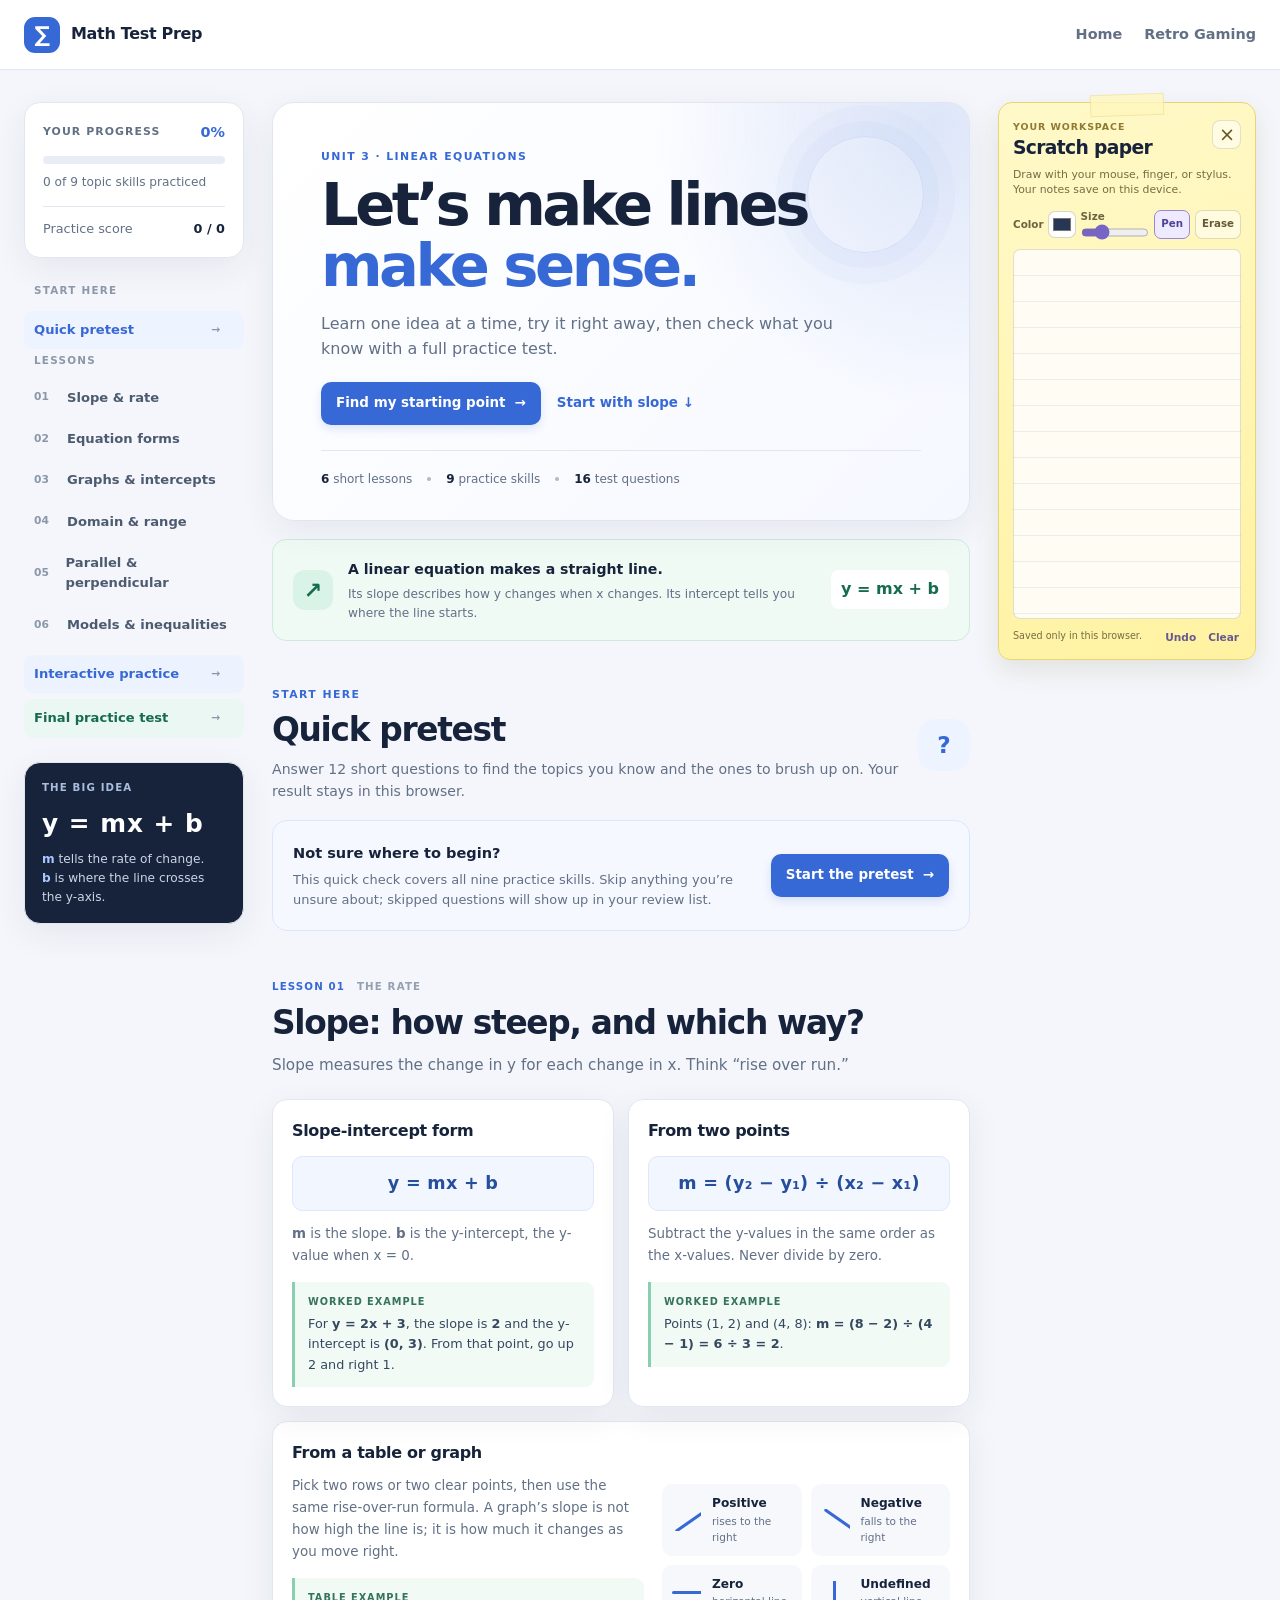
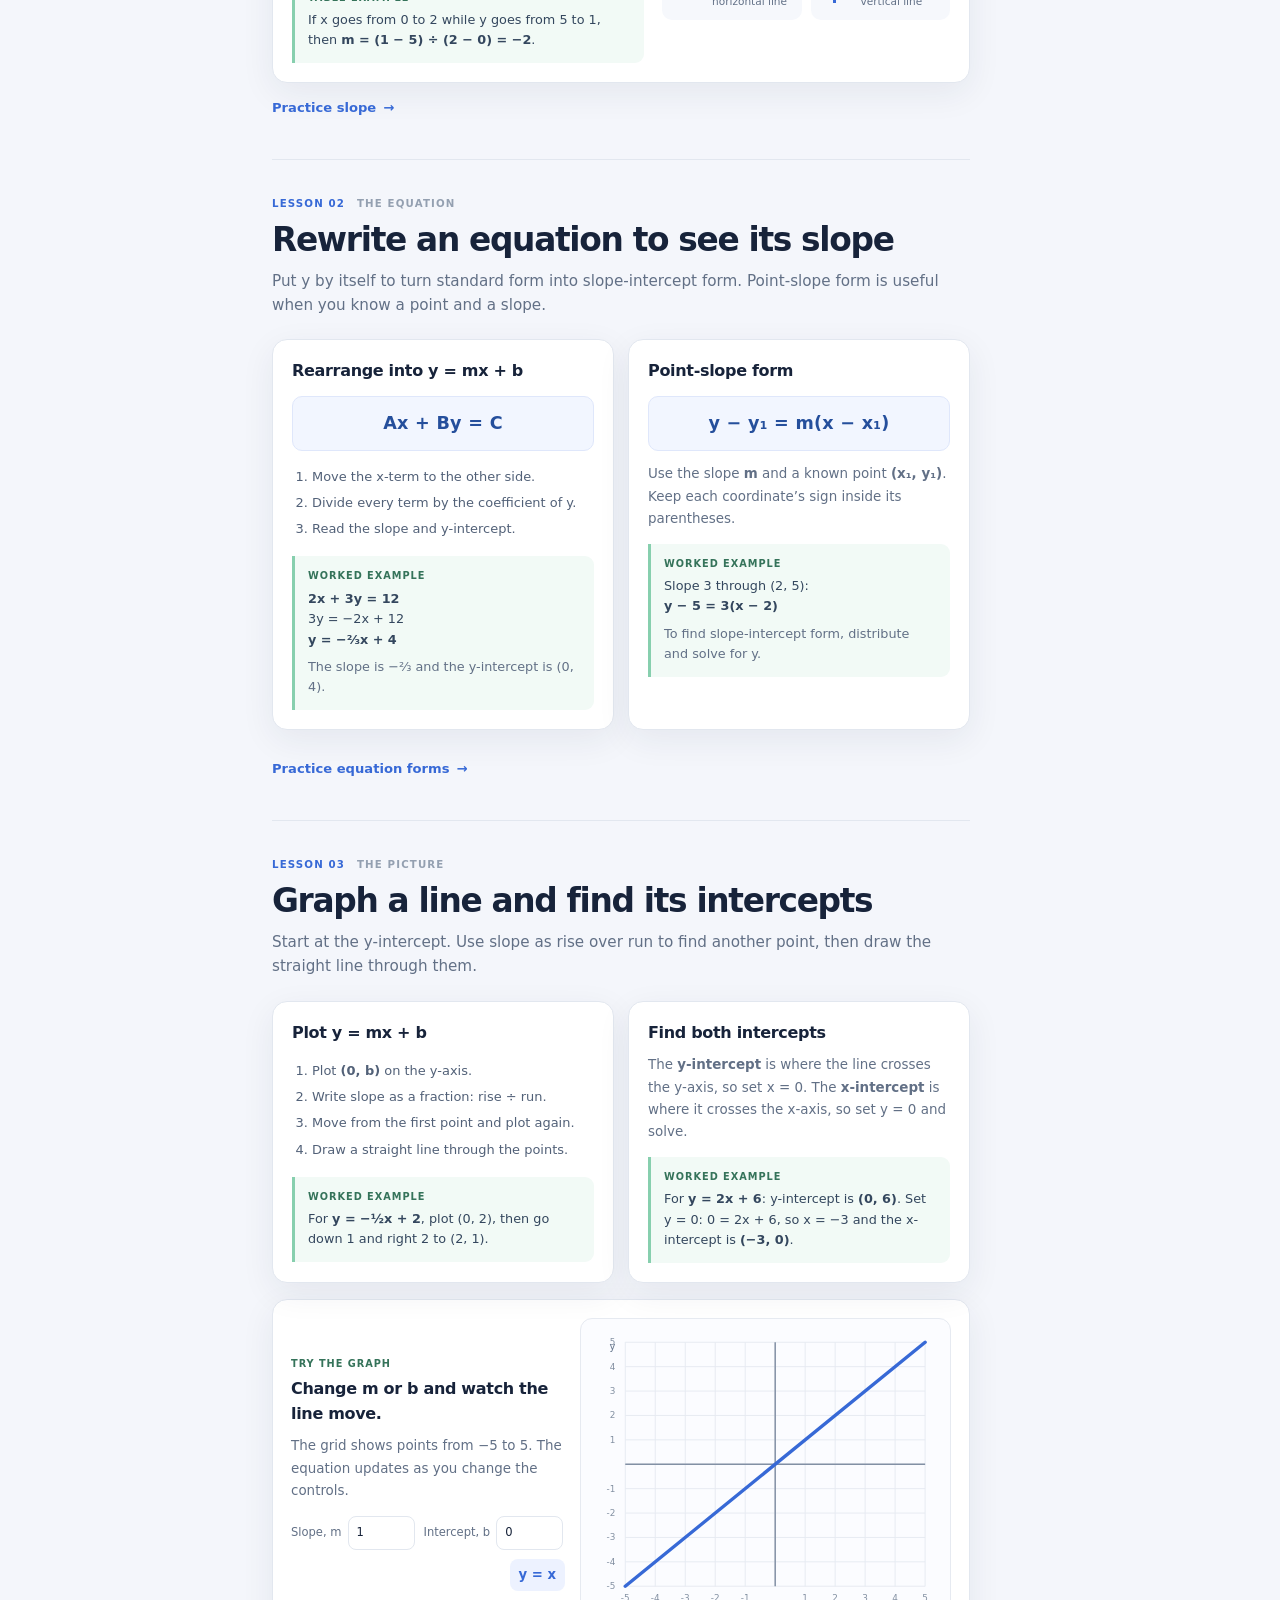
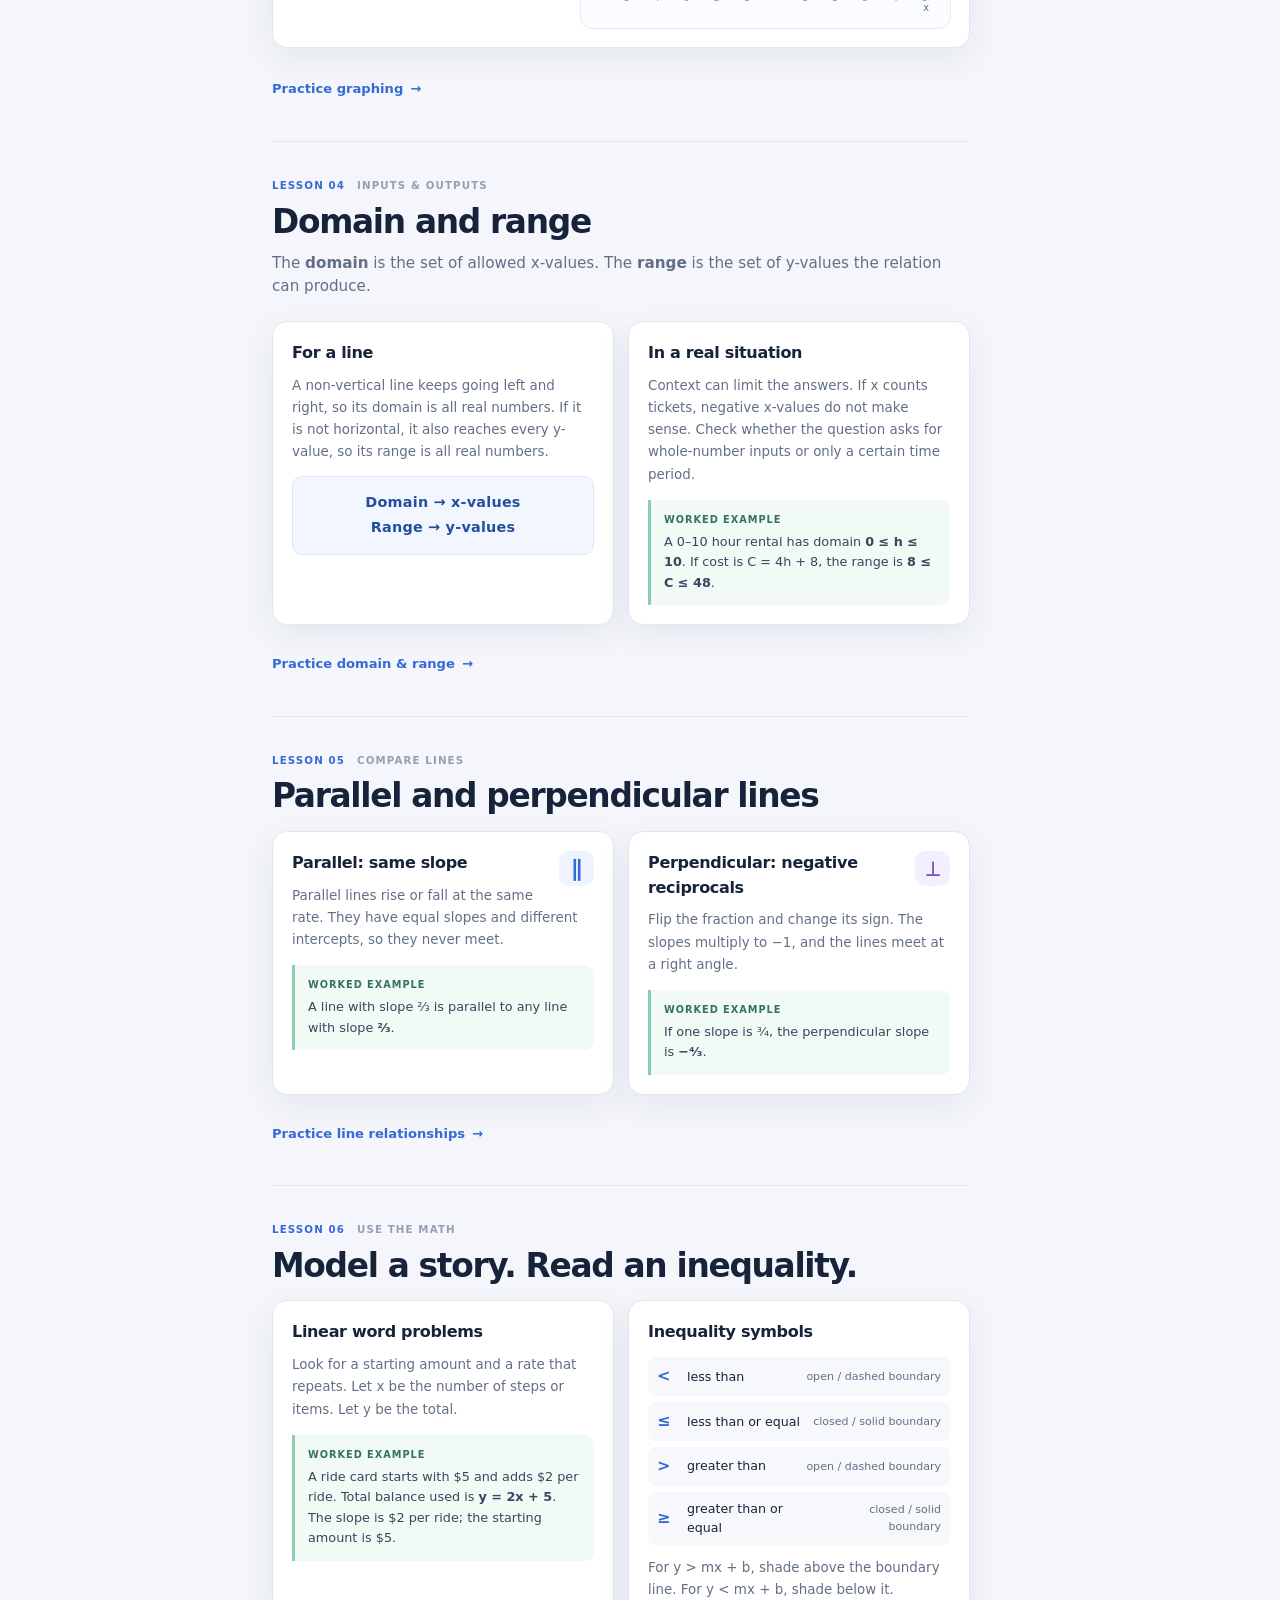
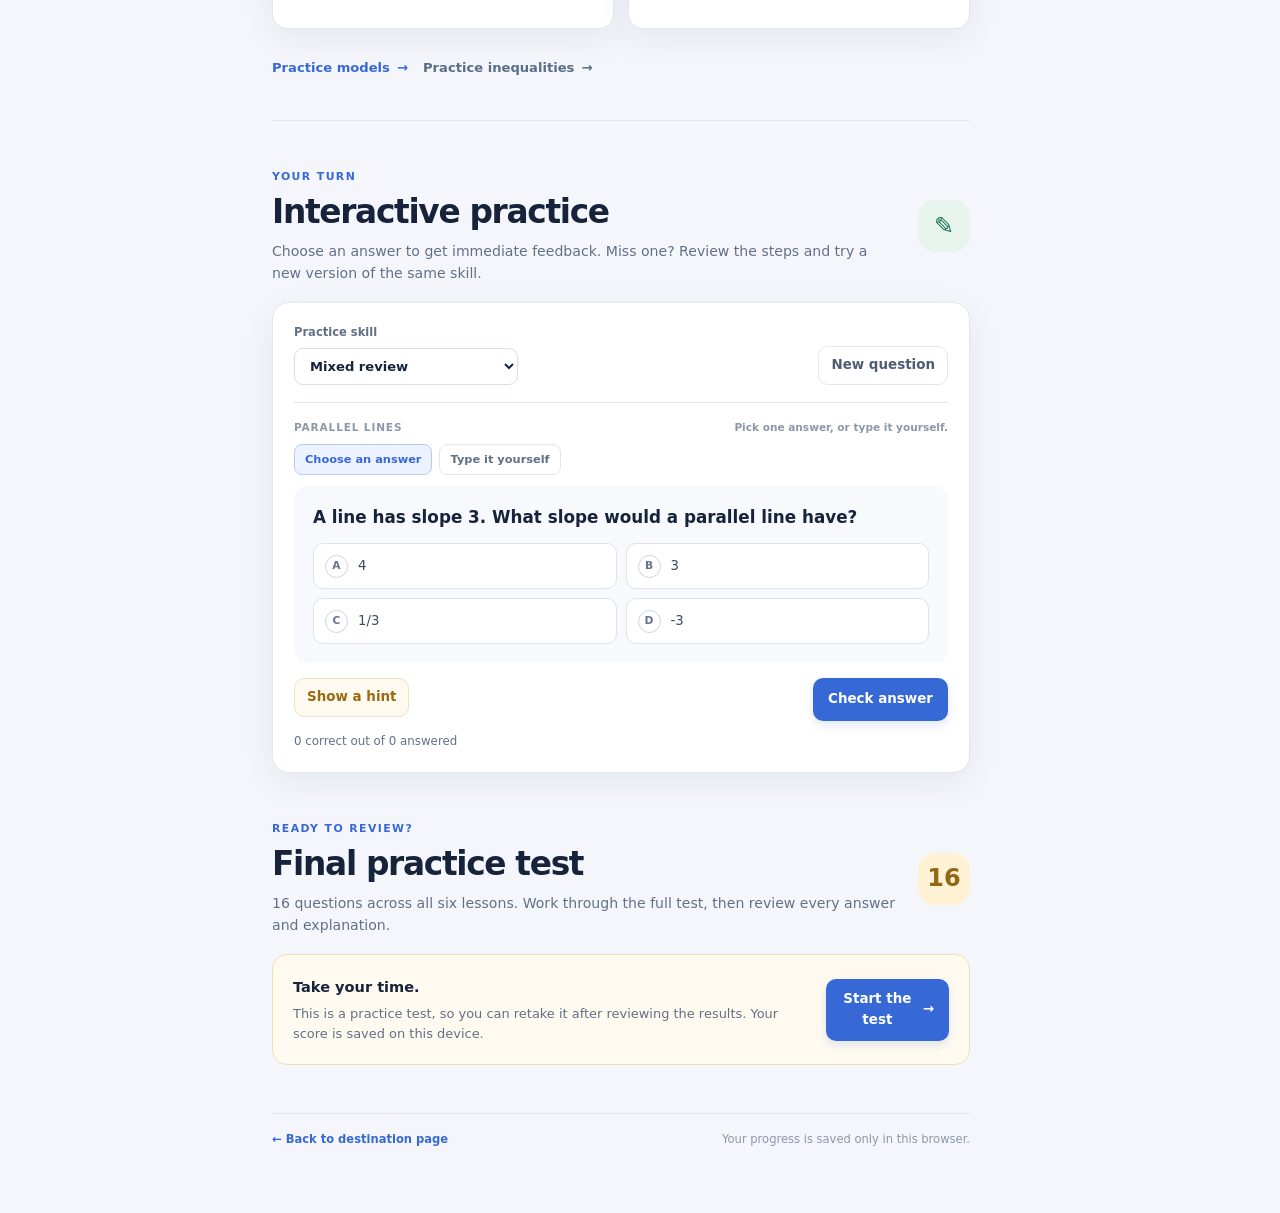
<file: math/index.html>
<!doctype html>
<html lang="en">
<head>
  <meta charset="utf-8">
  <meta name="viewport" content="width=device-width, initial-scale=1, viewport-fit=cover">
  <meta name="theme-color" content="#f4f6fb">
  <meta name="description" content="Friendly lessons, interactive practice, and a final review for linear equations.">
  <title>Math Test Prep | Linear Equations</title>
  <link rel="stylesheet" href="/math/styles.css">
  <script src="/math/app.js" defer></script>
</head>
<body>
  <a class="skip-link" href="#main">Skip to lessons</a>
  <header class="topbar">
    <a class="math-brand" href="/" aria-label="Hot Red Cory home"><span class="brand-icon" aria-hidden="true">∑</span><span>Math Test Prep</span></a>
    <nav class="top-links" aria-label="Main navigation"><a href="/">Home</a><a href="/Retro_Corner_V0.97.html">Retro Gaming</a></nav>
  </header>
  <main class="layout" id="main">
    <aside class="sidebar" aria-label="Study navigation">
      <div class="progress-card">
        <div class="progress-heading"><span>YOUR PROGRESS</span><span id="progressPercent">0%</span></div>
        <div class="progress-track" role="progressbar" aria-label="Topics practiced" aria-valuemin="0" aria-valuemax="9" aria-valuenow="0" id="topicProgress"><span id="progressFill"></span></div>
        <p id="progressLabel">0 of 9 topic skills practiced</p>
        <div class="score-line"><span>Practice score</span><strong id="scoreLabel">0 / 0</strong></div>
      </div>
      <nav class="lesson-nav" aria-label="Lessons">
        <p class="nav-label">START HERE</p>
        <a class="nav-pretest" href="#pretest">Quick pretest <span aria-hidden="true">→</span></a>
        <p class="nav-label">LESSONS</p>
        <a href="#lesson-slope"><span>01</span> Slope &amp; rate</a>
        <a href="#lesson-forms"><span>02</span> Equation forms</a>
        <a href="#lesson-graph"><span>03</span> Graphs &amp; intercepts</a>
        <a href="#lesson-domain"><span>04</span> Domain &amp; range</a>
        <a href="#lesson-lines"><span>05</span> Parallel &amp; perpendicular</a>
        <a href="#lesson-model"><span>06</span> Models &amp; inequalities</a>
        <a class="nav-practice" href="#practice">Interactive practice <span aria-hidden="true">→</span></a>
        <a class="nav-test" href="#final-test">Final practice test <span aria-hidden="true">→</span></a>
      </nav>
      <div class="formula-card"><span class="formula-label">THE BIG IDEA</span><strong>y = mx + b</strong><p><b>m</b> tells the rate of change.<br><b>b</b> is where the line crosses the y-axis.</p></div>
    </aside>
    <div class="content">
      <section class="welcome">
        <p class="eyebrow">UNIT 3 · LINEAR EQUATIONS</p>
        <h1>Let’s make lines<br><span>make sense.</span></h1>
        <p>Learn one idea at a time, try it right away, then check what you know with a full practice test.</p>
        <div class="welcome-actions"><a class="primary-button" href="#pretest">Find my starting point <span aria-hidden="true">→</span></a><a class="welcome-secondary" href="#lesson-slope">Start with slope <span aria-hidden="true">↓</span></a></div>
        <div class="welcome-stats"><span><b>6</b> short lessons</span><i aria-hidden="true"></i><span><b>9</b> practice skills</span><i aria-hidden="true"></i><span><b>16</b> test questions</span></div>
      </section>
      <section class="concept-strip" aria-label="Linear equation summary"><div class="concept-icon" aria-hidden="true">↗</div><div><strong>A linear equation makes a straight line.</strong><p>Its slope describes how y changes when x changes. Its intercept tells you where the line starts.</p></div><span class="equation-chip">y = mx + b</span></section>

      <section class="pretest-section" id="pretest">
        <div class="section-heading"><div><p class="eyebrow">START HERE</p><h2>Quick pretest</h2><p>Answer 12 short questions to find the topics you know and the ones to brush up on. Your result stays in this browser.</p></div><div class="pretest-badge" aria-hidden="true">?</div></div>
        <div id="pretestIntro" class="pretest-intro"><div><strong>Not sure where to begin?</strong><p>This quick check covers all nine practice skills. Skip anything you’re unsure about; skipped questions will show up in your review list.</p><p id="pretestLastResult" class="pretest-last-result" hidden></p><button type="button" id="viewPretestResults" class="quiet-button" hidden>View my recommendations</button></div><button class="primary-button" id="startPretest">Start the pretest <span aria-hidden="true">→</span></button></div>
        <div id="pretestRunner" class="pretest-runner" hidden>
          <div class="pretest-progress-row"><span id="pretestCounter">Question 1 of 12</span><div class="test-track"><span id="pretestFill"></span></div></div>
          <p id="pretestTopic" class="pretest-topic"></p>
          <h3 id="pretestPrompt"></h3>
          <div id="pretestChoices" class="choice-list" role="group" aria-label="Pretest answer choices"></div>
          <p id="pretestNudge" class="pretest-nudge" aria-live="polite" hidden>Choose an answer or skip this one to keep going.</p>
          <div class="test-actions pretest-actions"><button class="quiet-button" id="pretestBack" disabled>Previous</button><button class="quiet-button" id="pretestSkip">Skip for now</button><button class="primary-button" id="pretestNext">Next question</button></div>
        </div>
        <div id="pretestResults" class="pretest-results" hidden></div>
      </section>

      <section class="lesson" id="lesson-slope">
        <div class="lesson-kicker"><span>LESSON 01</span><span>THE RATE</span></div>
        <h2>Slope: how steep, and which way?</h2>
        <p class="lesson-lead">Slope measures the change in y for each change in x. Think “rise over run.”</p>
        <div class="two-col">
          <article class="mini-card"><h3>Slope-intercept form</h3><div class="formula-box">y = mx + b</div><p><b>m</b> is the slope. <b>b</b> is the y-intercept, the y-value when x = 0.</p><div class="worked"><span class="worked-label">WORKED EXAMPLE</span><p>For <b>y = 2x + 3</b>, the slope is <b>2</b> and the y-intercept is <b>(0, 3)</b>. From that point, go up 2 and right 1.</p></div></article>
          <article class="mini-card"><h3>From two points</h3><div class="formula-box">m = (y₂ − y₁) ÷ (x₂ − x₁)</div><p>Subtract the y-values in the same order as the x-values. Never divide by zero.</p><div class="worked"><span class="worked-label">WORKED EXAMPLE</span><p>Points (1, 2) and (4, 8): <b>m = (8 − 2) ÷ (4 − 1) = 6 ÷ 3 = 2</b>.</p></div></article>
        </div>
        <article class="wide-card">
          <div><h3>From a table or graph</h3><p>Pick two rows or two clear points, then use the same rise-over-run formula. A graph’s slope is not how high the line is; it is how much it changes as you move right.</p><div class="worked"><span class="worked-label">TABLE EXAMPLE</span><p>If x goes from 0 to 2 while y goes from 5 to 1, then <b>m = (1 − 5) ÷ (2 − 0) = −2</b>.</p></div></div>
          <div class="slope-types"><div><span class="type-line positive"></span><b>Positive</b><small>rises to the right</small></div><div><span class="type-line negative"></span><b>Negative</b><small>falls to the right</small></div><div><span class="type-line zero"></span><b>Zero</b><small>horizontal line</small></div><div><span class="type-line undefined"></span><b>Undefined</b><small>vertical line</small></div></div>
        </article>
        <button class="text-button" data-practice="slope">Practice slope <span aria-hidden="true">→</span></button>
      </section>

      <section class="lesson" id="lesson-forms">
        <div class="lesson-kicker"><span>LESSON 02</span><span>THE EQUATION</span></div>
        <h2>Rewrite an equation to see its slope</h2>
        <p class="lesson-lead">Put y by itself to turn standard form into slope-intercept form. Point-slope form is useful when you know a point and a slope.</p>
        <div class="two-col">
          <article class="mini-card"><h3>Rearrange into y = mx + b</h3><div class="formula-box">Ax + By = C</div><ol class="steps"><li>Move the x-term to the other side.</li><li>Divide every term by the coefficient of y.</li><li>Read the slope and y-intercept.</li></ol><div class="worked"><span class="worked-label">WORKED EXAMPLE</span><p><b>2x + 3y = 12</b><br>3y = −2x + 12<br><b>y = −⅔x + 4</b></p><p class="muted">The slope is −⅔ and the y-intercept is (0, 4).</p></div></article>
          <article class="mini-card"><h3>Point-slope form</h3><div class="formula-box">y − y₁ = m(x − x₁)</div><p>Use the slope <b>m</b> and a known point <b>(x₁, y₁)</b>. Keep each coordinate’s sign inside its parentheses.</p><div class="worked"><span class="worked-label">WORKED EXAMPLE</span><p>Slope 3 through (2, 5):<br><b>y − 5 = 3(x − 2)</b></p><p class="muted">To find slope-intercept form, distribute and solve for y.</p></div></article>
        </div>
        <button class="text-button" data-practice="forms">Practice equation forms <span aria-hidden="true">→</span></button>
      </section>

      <section class="lesson" id="lesson-graph">
        <div class="lesson-kicker"><span>LESSON 03</span><span>THE PICTURE</span></div>
        <h2>Graph a line and find its intercepts</h2>
        <p class="lesson-lead">Start at the y-intercept. Use slope as rise over run to find another point, then draw the straight line through them.</p>
        <div class="two-col">
          <article class="mini-card"><h3>Plot y = mx + b</h3><ol class="steps"><li>Plot <b>(0, b)</b> on the y-axis.</li><li>Write slope as a fraction: rise ÷ run.</li><li>Move from the first point and plot again.</li><li>Draw a straight line through the points.</li></ol><div class="worked"><span class="worked-label">WORKED EXAMPLE</span><p>For <b>y = −½x + 2</b>, plot (0, 2), then go down 1 and right 2 to (2, 1).</p></div></article>
          <article class="mini-card"><h3>Find both intercepts</h3><p>The <b>y-intercept</b> is where the line crosses the y-axis, so set x = 0. The <b>x-intercept</b> is where it crosses the x-axis, so set y = 0 and solve.</p><div class="worked"><span class="worked-label">WORKED EXAMPLE</span><p>For <b>y = 2x + 6</b>: y-intercept is <b>(0, 6)</b>. Set y = 0: 0 = 2x + 6, so x = −3 and the x-intercept is <b>(−3, 0)</b>.</p></div></article>
        </div>
        <div class="graph-card">
          <div class="graph-copy"><span class="worked-label">TRY THE GRAPH</span><h3>Change m or b and watch the line move.</h3><p>The grid shows points from −5 to 5. The equation updates as you change the controls.</p><div class="graph-controls"><label for="graphSlope">Slope, m <input id="graphSlope" type="number" value="1" min="-5" max="5" step="0.5"></label><label for="graphIntercept">Intercept, b <input id="graphIntercept" type="number" value="0" min="-5" max="5" step="0.5"></label><strong id="graphEquation">y = x</strong></div></div>
          <div class="graph-frame"><svg id="linearGraph" viewBox="0 0 360 300" role="img" aria-label="Coordinate graph showing a straight line"></svg></div>
        </div>
        <button class="text-button" data-practice="graphing">Practice graphing <span aria-hidden="true">→</span></button>
      </section>

      <section class="lesson" id="lesson-domain">
        <div class="lesson-kicker"><span>LESSON 04</span><span>INPUTS &amp; OUTPUTS</span></div>
        <h2>Domain and range</h2>
        <p class="lesson-lead">The <b>domain</b> is the set of allowed x-values. The <b>range</b> is the set of y-values the relation can produce.</p>
        <div class="two-col">
          <article class="mini-card"><h3>For a line</h3><p>A non-vertical line keeps going left and right, so its domain is all real numbers. If it is not horizontal, it also reaches every y-value, so its range is all real numbers.</p><div class="formula-box small-formula">Domain → x-values<br>Range → y-values</div></article>
          <article class="mini-card"><h3>In a real situation</h3><p>Context can limit the answers. If x counts tickets, negative x-values do not make sense. Check whether the question asks for whole-number inputs or only a certain time period.</p><div class="worked"><span class="worked-label">WORKED EXAMPLE</span><p>A 0–10 hour rental has domain <b>0 ≤ h ≤ 10</b>. If cost is C = 4h + 8, the range is <b>8 ≤ C ≤ 48</b>.</p></div></article>
        </div>
        <button class="text-button" data-practice="domain-range">Practice domain &amp; range <span aria-hidden="true">→</span></button>
      </section>

      <section class="lesson" id="lesson-lines">
        <div class="lesson-kicker"><span>LESSON 05</span><span>COMPARE LINES</span></div>
        <h2>Parallel and perpendicular lines</h2>
        <div class="two-col">
          <article class="mini-card"><div class="relation-icon parallel-icon" aria-hidden="true">∥</div><h3>Parallel: same slope</h3><p>Parallel lines rise or fall at the same rate. They have equal slopes and different intercepts, so they never meet.</p><div class="worked"><span class="worked-label">WORKED EXAMPLE</span><p>A line with slope ⅔ is parallel to any line with slope <b>⅔</b>.</p></div></article>
          <article class="mini-card"><div class="relation-icon perp-icon" aria-hidden="true">⟂</div><h3>Perpendicular: negative reciprocals</h3><p>Flip the fraction and change its sign. The slopes multiply to −1, and the lines meet at a right angle.</p><div class="worked"><span class="worked-label">WORKED EXAMPLE</span><p>If one slope is ¾, the perpendicular slope is <b>−⁴⁄₃</b>.</p></div></article>
        </div>
        <button class="text-button" data-practice="parallel-perpendicular">Practice line relationships <span aria-hidden="true">→</span></button>
      </section>

      <section class="lesson" id="lesson-model">
        <div class="lesson-kicker"><span>LESSON 06</span><span>USE THE MATH</span></div>
        <h2>Model a story. Read an inequality.</h2>
        <div class="two-col">
          <article class="mini-card"><h3>Linear word problems</h3><p>Look for a starting amount and a rate that repeats. Let x be the number of steps or items. Let y be the total.</p><div class="worked"><span class="worked-label">WORKED EXAMPLE</span><p>A ride card starts with $5 and adds $2 per ride. Total balance used is <b>y = 2x + 5</b>. The slope is $2 per ride; the starting amount is $5.</p></div></article>
          <article class="mini-card"><h3>Inequality symbols</h3><div class="symbol-list"><p><b>&lt;</b> less than <span>open / dashed boundary</span></p><p><b>≤</b> less than or equal <span>closed / solid boundary</span></p><p><b>&gt;</b> greater than <span>open / dashed boundary</span></p><p><b>≥</b> greater than or equal <span>closed / solid boundary</span></p></div><p>For y &gt; mx + b, shade above the boundary line. For y &lt; mx + b, shade below it.</p></article>
        </div>
        <button class="text-button" data-practice="modeling">Practice models <span aria-hidden="true">→</span></button>
        <button class="text-button secondary-practice" data-practice="inequalities">Practice inequalities <span aria-hidden="true">→</span></button>
      </section>

      <section class="practice-section" id="practice">
        <div class="section-heading"><div><p class="eyebrow">YOUR TURN</p><h2>Interactive practice</h2><p>Choose an answer to get immediate feedback. Miss one? Review the steps and try a new version of the same skill.</p></div><div class="practice-badge" aria-hidden="true">✎</div></div>
        <div class="practice-panel">
          <div class="practice-toolbar"><label for="practiceSkill">Practice skill<select id="practiceSkill"><option value="mixed">Mixed review</option><option value="slope">Slope &amp; rate</option><option value="forms">Equation forms</option><option value="graphing">Graphing</option><option value="intercepts">Intercepts</option><option value="domain-range">Domain &amp; range</option><option value="point-slope">Point-slope form</option><option value="parallel-perpendicular">Parallel &amp; perpendicular</option><option value="modeling">Word problems</option><option value="inequalities">Inequalities</option></select></label><button class="quiet-button" id="newQuestion">New question</button></div>
          <div class="question-meta"><span id="practiceTopic">MIXED REVIEW</span><span id="practiceModeHint">Pick one answer or type your own.</span></div>
          <div class="answer-modes" role="group" aria-label="Answer format"><button type="button" id="chooseMode" aria-pressed="true">Choose an answer</button><button type="button" id="writeMode" aria-pressed="false">Type it yourself</button></div>
          <div class="question-card"><p id="practicePrompt" class="question-prompt"></p><div id="practiceTableWrap"></div><div id="practiceGraphWrap" class="question-graph" hidden><svg id="practiceGraph" viewBox="0 0 300 230" role="img" aria-label="Graph for practice question"></svg></div><div id="choiceList" class="choice-list" role="group" aria-label="Answer choices"></div><form id="writtenForm" class="written-form" hidden><label for="writtenAnswer">Your answer</label><input id="writtenAnswer" autocomplete="off" inputmode="text" placeholder="Type your answer"><span class="input-help">For example: 2, −3/4, or y = 2x + 1</span></form></div>
          <div class="practice-actions"><div><button class="quiet-button hint-button" id="hintButton">Show a hint</button><div id="hintText" class="hint-text" hidden></div></div><button class="primary-button check-button" id="checkPractice">Check answer</button></div>
          <div id="practiceFeedback" class="feedback" aria-live="polite" hidden></div>
          <div class="practice-actions next-actions"><span id="practiceAttempts" class="muted"></span><button class="quiet-button" id="similarQuestion" hidden>Try a similar question</button><button class="primary-button" id="nextQuestion" hidden>Next question <span aria-hidden="true">→</span></button></div>
        </div>
      </section>

      <section class="test-section" id="final-test">
        <div class="section-heading"><div><p class="eyebrow">READY TO REVIEW?</p><h2>Final practice test</h2><p>16 questions across all six lessons. Work through the full test, then review every answer and explanation.</p></div><div class="test-badge" aria-hidden="true">16</div></div>
        <div id="testIntro" class="test-intro"><div><strong>Take your time.</strong><p>This is a practice test, so you can retake it after reviewing the results. Your score is saved on this device.</p></div><button class="primary-button" id="startTest">Start the test <span aria-hidden="true">→</span></button></div>
        <div id="testRunner" class="test-runner" hidden><div class="test-progress-row"><span id="testCounter">Question 1 of 16</span><div class="test-track"><span id="testFill"></span></div></div><h3 id="testPrompt"></h3><div id="testChoices" class="choice-list" role="group" aria-label="Test answer choices"></div><form id="testWrittenForm" class="written-form" hidden><label for="testWrittenAnswer">Your answer</label><input id="testWrittenAnswer" autocomplete="off" inputmode="text" placeholder="Type your answer"></form><p id="testFeedback" class="test-feedback" aria-live="polite" hidden></p><div class="test-actions"><button class="quiet-button" id="testBack" disabled>Previous</button><button class="primary-button" id="testNext">Check answer</button></div></div>
        <div id="testResults" class="test-results" hidden></div>
      </section>
      <footer class="page-footer"><a href="/">← Back to destination page</a><span>Your progress is saved only in this browser.</span></footer>
    </div>
    <aside id="scratchpadPanel" class="scratchpad-panel" aria-label="Scratch paper">
      <div class="scratch-note">
        <div class="scratch-note-heading"><div><p class="scratch-eyebrow">YOUR WORKSPACE</p><h2>Scratch paper</h2></div><button type="button" id="closeScratchpad" class="scratch-close" aria-label="Close scratch paper">×</button></div>
        <p class="scratch-help">Draw with your mouse, finger, or stylus. Your notes save on this device.</p>
        <div class="scratch-tools"><label class="scratch-color" title="Pen color">Color<input id="scratchColor" type="color" value="#263654" aria-label="Pen color"></label><label class="scratch-width" for="scratchWidth">Size<input id="scratchWidth" type="range" min="2" max="10" value="4" aria-label="Pen size"></label><button type="button" id="scratchPen" class="scratch-tool" aria-pressed="true">Pen</button><button type="button" id="scratchEraser" class="scratch-tool" aria-pressed="false">Erase</button></div>
        <canvas id="scratchCanvas" width="720" height="900" aria-label="Scratch paper drawing area. Draw with a mouse, finger, or stylus."></canvas>
        <div class="scratch-footer"><span id="scratchStatus" aria-live="polite">Saved only in this browser.</span><div><button type="button" id="undoScratch" class="scratch-text-button" aria-label="Undo last stroke">Undo</button><button type="button" id="clearScratch" class="scratch-text-button">Clear</button></div></div>
      </div>
    </aside>
  </main>
  <button type="button" id="toggleScratchpad" class="scratch-launcher" aria-controls="scratchpadPanel" aria-expanded="false"><span aria-hidden="true">✎</span> Scratch paper</button>
</body>
</html>
</file>
<file: math/styles.css>
:root{color-scheme:light;--ink:#17233a;--muted:#627086;--soft:#8c98a9;--line:#e2e7ef;--bg:#f4f6fb;--paper:#fff;--blue:#3769d6;--blue-dark:#2453ba;--blue-soft:#edf2ff;--mint:#dff7ed;--green:#176c4f;--red:#a53e3e;--gold:#fff3d4;--shadow:0 10px 34px rgba(24,43,77,.07)}
*{box-sizing:border-box}
html{min-width:320px;scroll-behavior:smooth;scroll-padding-top:24px}
body{margin:0;background:var(--bg);color:var(--ink);font-family:Inter,ui-sans-serif,system-ui,-apple-system,"Segoe UI",sans-serif;font-size:16px;line-height:1.55}
a{color:inherit}
button,input,select{font:inherit}
button{cursor:pointer}
.skip-link{position:absolute;left:12px;top:-60px;z-index:10;padding:10px 14px;border-radius:8px;background:var(--ink);color:#fff}
.skip-link:focus{top:12px}
.topbar{height:70px;display:flex;align-items:center;justify-content:space-between;padding:0 max(24px,calc((100vw - 1240px)/2));background:#fff;border-bottom:1px solid var(--line)}
.math-brand{display:flex;align-items:center;gap:11px;text-decoration:none;font-weight:800;letter-spacing:-.02em}
.brand-icon{display:grid;place-items:center;width:36px;height:36px;border-radius:11px;background:var(--blue);color:#fff;font-size:1.35rem}
.top-links{display:flex;align-items:center;gap:22px;color:var(--muted);font-size:.9rem;font-weight:650}
.top-links a{text-decoration:none}
.top-links a:hover,.page-footer a:hover{color:var(--blue)}
.layout{display:grid;grid-template-columns:235px minmax(0,1fr);gap:36px;width:min(1240px,calc(100% - 48px));margin:32px auto 64px;align-items:start}
.sidebar{position:sticky;top:22px}
.progress-card,.formula-card{padding:18px;border:1px solid var(--line);border-radius:16px;background:var(--paper);box-shadow:var(--shadow)}
.progress-heading,.score-line{display:flex;align-items:center;justify-content:space-between}
.progress-heading{font-size:.68rem;font-weight:850;letter-spacing:.1em;color:var(--muted)}
.progress-heading span:last-child{font-size:.9rem;letter-spacing:0;color:var(--blue)}
.progress-track{height:8px;margin-top:13px;border-radius:99px;background:#e8edf5;overflow:hidden}
.progress-track span{display:block;width:0;height:100%;border-radius:inherit;background:linear-gradient(90deg,#70d1ad,#3769d6);transition:width .25s ease}
.progress-card>p{margin:9px 0 14px;color:var(--muted);font-size:.76rem}
.score-line{padding-top:12px;border-top:1px solid var(--line);font-size:.8rem;color:var(--muted)}
.score-line strong{color:var(--ink)}
.lesson-nav{display:flex;flex-direction:column;gap:3px;margin:24px 0}
.nav-label{margin:0 0 7px 10px;color:var(--soft);font-size:.65rem;font-weight:850;letter-spacing:.12em}
.lesson-nav>a{display:flex;align-items:center;gap:10px;padding:9px 10px;border-radius:9px;color:#4d5b70;text-decoration:none;font-size:.82rem;font-weight:650}
.lesson-nav>a:hover{background:#e9eef8;color:var(--blue)}
.lesson-nav>a>span:first-child{width:23px;color:#8a97a9;font-size:.67rem;font-weight:800}
.lesson-nav .nav-practice,.lesson-nav .nav-test{justify-content:space-between;margin-top:8px;background:var(--blue-soft);color:var(--blue)}
.lesson-nav .nav-test{margin-top:3px;background:#eaf7f2;color:var(--green)}
.formula-card{padding:17px;background:#17233a;color:#fff}
.formula-label{display:block;color:#a9bddf;font-size:.64rem;font-weight:850;letter-spacing:.11em}
.formula-card strong{display:block;margin:9px 0 7px;color:#fff;font-size:1.55rem;letter-spacing:.04em}
.formula-card p{margin:0;color:#cad5e6;font-size:.76rem;line-height:1.55}
.formula-card b{color:#a8c5ff}
.content{min-width:0}
.welcome{position:relative;overflow:hidden;padding:46px 48px 32px;border:1px solid #dfe5f1;border-radius:22px;background:radial-gradient(circle at 95% 5%,rgba(95,134,220,.18),transparent 36%),linear-gradient(135deg,#fff 0%,#f5f8ff 100%);box-shadow:var(--shadow)}
.welcome:after{position:absolute;right:45px;top:33px;width:115px;height:115px;border:1px solid rgba(55,105,214,.12);border-radius:50%;content:"";box-shadow:0 0 0 15px rgba(55,105,214,.035),0 0 0 31px rgba(55,105,214,.025)}
.eyebrow{margin:0 0 8px;color:var(--blue);font-size:.68rem;font-weight:850;letter-spacing:.13em}
.welcome h1{position:relative;z-index:1;margin:0;font-size:clamp(2.3rem,5vw,3.7rem);line-height:1.04;letter-spacing:-.06em}
.welcome h1 span{color:var(--blue)}
.welcome>p:not(.eyebrow){max-width:540px;margin:15px 0 20px;color:var(--muted);font-size:1rem}
.primary-button,.quiet-button{display:inline-flex;align-items:center;justify-content:center;gap:9px;min-height:43px;padding:10px 15px;border:0;border-radius:10px;background:var(--blue);color:#fff;text-decoration:none;font-size:.84rem;font-weight:800;box-shadow:0 4px 10px rgba(55,105,214,.16);transition:background .15s,transform .15s}
.primary-button:hover{background:var(--blue-dark);transform:translateY(-1px)}
.primary-button:focus-visible,.quiet-button:focus-visible,.text-button:focus-visible,.choice:focus-visible,input:focus-visible,select:focus-visible{outline:3px solid #8ab0ff;outline-offset:2px}
.welcome-stats{display:flex;align-items:center;gap:15px;margin-top:25px;padding-top:19px;border-top:1px solid var(--line);color:var(--muted);font-size:.75rem}
.welcome-stats b{color:var(--ink)}
.welcome-stats i{width:4px;height:4px;border-radius:50%;background:#aeb8c7}
.concept-strip{display:flex;align-items:center;gap:15px;margin:18px 0 46px;padding:17px 20px;border:1px solid #cfe9dd;border-radius:14px;background:#f0faf5}
.concept-icon{display:grid;flex:none;place-items:center;width:40px;height:40px;border-radius:12px;background:#d9f3e6;color:var(--green);font-size:1.4rem;font-weight:800}
.concept-strip strong{font-size:.88rem}
.concept-strip p{margin:3px 0 0;color:var(--muted);font-size:.76rem}
.equation-chip{margin-left:auto;padding:7px 10px;border-radius:8px;background:#fff;color:var(--green);font-weight:800;white-space:nowrap}
.lesson{padding:0 0 36px;margin:0 0 36px;border-bottom:1px solid var(--line);scroll-margin-top:25px}
.lesson-kicker{display:flex;gap:12px;margin-bottom:9px;color:var(--blue);font-size:.64rem;font-weight:850;letter-spacing:.11em}
.lesson-kicker span+span{color:#94a0b1}
h2{margin:0;font-size:clamp(1.55rem,3vw,2.05rem);line-height:1.2;letter-spacing:-.04em}
.lesson-lead{max-width:720px;margin:10px 0 22px;color:var(--muted);font-size:.95rem}
.two-col{display:grid;grid-template-columns:repeat(2,minmax(0,1fr));gap:14px;margin:14px 0}
.mini-card,.wide-card,.graph-card{border:1px solid var(--line);border-radius:15px;background:var(--paper);box-shadow:var(--shadow)}
.mini-card{padding:19px}
.mini-card h3,.wide-card h3,.graph-card h3{margin:0 0 9px;font-size:1rem;letter-spacing:-.02em}
.mini-card>p,.wide-card p,.graph-card p{margin:8px 0;color:var(--muted);font-size:.84rem;line-height:1.65}
.formula-box{margin:12px 0;padding:13px 14px;border:1px solid #dfe7fb;border-radius:10px;background:#f2f6ff;color:#254f9c;text-align:center;font-size:1.1rem;font-weight:850;letter-spacing:.015em}
.small-formula{font-size:.9rem;line-height:1.8}
.worked{margin-top:14px;padding:12px 13px;border-left:3px solid #87cfae;border-radius:0 9px 9px 0;background:#f2faf6}
.worked-label{display:block;color:#35735a;font-size:.61rem;font-weight:900;letter-spacing:.1em}
.worked p{margin:5px 0 0;color:#34475e;font-size:.8rem;line-height:1.6}
.worked p+p{margin-top:7px}
.muted{color:var(--muted)!important}
.steps{padding-left:20px;color:#526178;font-size:.81rem}
.steps li{padding:3px 0}
.wide-card{display:grid;grid-template-columns:1.1fr .9fr;gap:18px;padding:19px}
.slope-types{display:grid;grid-template-columns:1fr 1fr;gap:9px;align-content:center}
.slope-types>div{display:grid;grid-template-columns:34px 1fr;column-gap:7px;align-items:center;padding:10px 9px;border-radius:10px;background:#f6f8fc}
.slope-types b{font-size:.76rem}.slope-types small{grid-column:2;color:var(--muted);font-size:.66rem}
.type-line{grid-row:span 2;display:block;width:30px;height:22px;position:relative;overflow:hidden}
.type-line:after{position:absolute;left:1px;top:10px;width:39px;height:3px;border-radius:4px;background:var(--blue);content:""}
.type-line.positive:after{transform:rotate(-35deg)}
.type-line.negative:after{transform:rotate(35deg)}
.type-line.zero:after{transform:rotate(0)}
.type-line.undefined:after{left:13px;top:-2px;width:3px;height:28px}
.text-button{display:inline-flex;align-items:center;gap:7px;margin:10px 10px 0 0;padding:5px 0;border:0;background:none;color:var(--blue);font-size:.82rem;font-weight:850}
.text-button:hover{text-decoration:underline}
.secondary-practice{color:#5a6d86}
.relation-icon{float:right;display:grid;place-items:center;width:35px;height:35px;border-radius:11px;background:#eff3ff;color:var(--blue);font-size:1.4rem;font-weight:850}
.perp-icon{background:#f3efff;color:#7454b5}
.symbol-list{margin:12px 0}
.symbol-list p{display:flex;align-items:center;gap:10px;margin:6px 0;padding:7px 9px;border-radius:7px;background:#f7f8fc;font-size:.79rem}
.symbol-list b{min-width:20px;color:var(--blue);font-size:1rem}
.symbol-list span{margin-left:auto;color:var(--muted);font-size:.69rem;text-align:right}
.graph-card{display:grid;grid-template-columns:.85fr 1.15fr;gap:15px;align-items:center;margin:16px 0;padding:18px}
.graph-copy h3{margin-top:6px}
.graph-controls{display:flex;flex-wrap:wrap;gap:9px;margin-top:14px}
.graph-controls label{display:flex;align-items:center;gap:6px;color:var(--muted);font-size:.72rem}
.graph-controls input{width:67px;padding:7px 8px;border:1px solid var(--line);border-radius:8px;background:#fff;color:var(--ink)}
.graph-controls strong{align-self:center;margin-left:auto;padding:6px 9px;border-radius:8px;background:var(--blue-soft);color:var(--blue);font-size:.83rem}
.graph-frame{min-width:0;padding:7px;border:1px solid #e6eaf1;border-radius:12px;background:#fbfcff}
.graph-frame svg,.question-graph svg{display:block;width:100%;height:auto}
.practice-section,.test-section{margin:48px 0;scroll-margin-top:24px}
.section-heading{display:flex;align-items:center;justify-content:space-between;gap:18px;margin-bottom:18px}
.section-heading>div:first-child{max-width:640px}
.section-heading p:not(.eyebrow){margin:8px 0 0;color:var(--muted);font-size:.88rem}
.practice-badge,.test-badge{display:grid;flex:none;place-items:center;width:52px;height:52px;border-radius:17px;background:#e6f4ed;color:var(--green);font-size:1.5rem;font-weight:850}
.test-badge{background:#fff1d4;color:#916813}
.practice-panel{padding:21px;border:1px solid var(--line);border-radius:17px;background:#fff;box-shadow:var(--shadow)}
.practice-toolbar{display:flex;align-items:end;justify-content:space-between;gap:12px;padding-bottom:17px;border-bottom:1px solid var(--line)}
.practice-toolbar label,.written-form label{display:flex;flex-direction:column;gap:6px;color:var(--muted);font-size:.72rem;font-weight:750}
select,.written-form input{max-width:100%;min-width:210px;padding:9px 11px;border:1px solid #d6deea;border-radius:9px;background:#fff;color:var(--ink);font-size:.82rem}
.quiet-button{min-height:38px;padding:8px 12px;border:1px solid var(--line);background:#fff;color:#4e5d72;box-shadow:none}
.quiet-button:hover{background:#f4f6fa}
.question-meta{display:flex;align-items:center;justify-content:space-between;gap:10px;margin:16px 0 8px;color:var(--soft);font-size:.66rem;font-weight:850;letter-spacing:.08em}
.question-meta span+span{font-weight:600;letter-spacing:0;text-align:right}
.answer-modes{display:flex;gap:7px;margin:0 0 11px}
.answer-modes button{padding:6px 10px;border:1px solid var(--line);border-radius:8px;background:#fff;color:var(--muted);font-size:.71rem;font-weight:750}
.answer-modes button[aria-pressed=true]{border-color:#b8caee;background:var(--blue-soft);color:var(--blue)}
.question-card{min-height:158px;padding:19px;border-radius:13px;background:#f7f9fd}
.question-prompt{margin:0 0 13px;font-size:1.05rem;font-weight:750;line-height:1.5}
.question-table{border-collapse:collapse;margin:8px auto 0;background:#fff;text-align:center}
.question-table th,.question-table td{min-width:52px;padding:7px 11px;border:1px solid #dce3ef}
.question-table th{background:#edf2ff;color:#315cb5;font-size:.75rem}
.question-table td{font-size:.85rem}
.question-graph{max-width:360px;margin:12px auto 0;padding:5px;border:1px solid #e1e7f0;border-radius:10px;background:#fff}
.choice-list{display:grid;grid-template-columns:repeat(2,minmax(0,1fr));gap:9px}
.choice{display:flex;align-items:center;gap:10px;min-height:46px;padding:9px 11px;border:1px solid #dce3ed;border-radius:10px;background:#fff;color:#3b4c63;text-align:left;font-size:.83rem}
.choice:hover{border-color:#a7bde9;background:#f8faff}
.choice .choice-dot{display:grid;flex:none;place-items:center;width:23px;height:23px;border:1px solid #ccd5e4;border-radius:50%;color:#65758c;font-size:.67rem;font-weight:800}
.choice.selected{border-color:var(--blue);background:#eff4ff;color:#234f9e}
.choice.selected .choice-dot{border-color:var(--blue);background:var(--blue);color:#fff}
.written-form{display:flex;flex-direction:column;align-items:flex-start;gap:7px;margin-top:12px}
.input-help{color:var(--soft);font-size:.68rem}
.practice-actions{display:flex;align-items:flex-start;justify-content:space-between;gap:12px;margin-top:15px}
.hint-button{color:#9a6a11;background:#fffaf0;border-color:#f1e1bc}
.hint-text{max-width:370px;margin:9px 0;color:#7a601f;font-size:.77rem}
.check-button{min-width:130px}
.feedback{margin-top:13px;padding:13px 15px;border:1px solid #cfe9dd;border-radius:11px;background:#f0faf5;color:#28553f;font-size:.83rem}
.feedback.incorrect{border-color:#f0d6d2;background:#fff5f3;color:#873d35}
.feedback strong{display:block;margin-bottom:4px}
.next-actions{align-items:center;margin-top:11px}
.next-actions .muted{font-size:.74rem}
.test-intro{display:flex;align-items:center;justify-content:space-between;gap:18px;padding:20px;border:1px solid #f0dfb5;border-radius:15px;background:#fffaf0}
.test-intro strong{font-size:.91rem}
.test-intro p{margin:4px 0 0;color:var(--muted);font-size:.81rem}
.test-runner,.test-results{padding:21px;border:1px solid var(--line);border-radius:16px;background:#fff;box-shadow:var(--shadow)}
.test-progress-row{display:flex;align-items:center;gap:15px;margin-bottom:17px;color:var(--muted);font-size:.76rem;font-weight:750}
.test-track{height:7px;flex:1;border-radius:99px;background:#e8edf5;overflow:hidden}
.test-track span{display:block;width:0;height:100%;background:var(--blue);transition:width .2s}
.test-runner h3{margin:0 0 14px;font-size:1.1rem}
.test-feedback{margin:11px 0 0;color:var(--muted);font-size:.78rem}
.test-actions{display:flex;justify-content:space-between;gap:10px;margin-top:17px;padding-top:14px;border-top:1px solid var(--line)}
.test-actions button:disabled{opacity:.45;cursor:not-allowed}
.result-score{display:flex;align-items:center;gap:15px;margin-bottom:17px;padding:16px;border-radius:13px;background:#f2f6ff}
.result-score .score-number{display:grid;place-items:center;width:66px;height:66px;border-radius:50%;background:#fff;color:var(--blue);font-size:1.25rem;font-weight:900}
.result-score h3{margin:0;font-size:1.2rem}
.result-score p{margin:3px 0 0;color:var(--muted);font-size:.8rem}
.review-list{display:grid;gap:9px;margin:16px 0}
.review-item{padding:12px 13px;border:1px solid var(--line);border-radius:10px;background:#fff}
.review-item.correct{border-left:3px solid #51a781}
.review-item.wrong{border-left:3px solid #d47a6e}
.review-item strong{display:block;font-size:.8rem}
.review-item p{margin:4px 0 0;color:var(--muted);font-size:.75rem;line-height:1.5}
.test-results>.primary-button{margin-top:6px}
.page-footer{display:flex;justify-content:space-between;gap:14px;margin-top:48px;padding-top:17px;border-top:1px solid var(--line);color:var(--soft);font-size:.72rem}
.page-footer a{color:var(--blue);font-weight:750;text-decoration:none}
[hidden]{display:none!important}
@media(max-width:980px){.layout{grid-template-columns:190px minmax(0,1fr);gap:23px}.welcome{padding:35px 30px 26px}.welcome:after{right:20px;width:86px;height:86px}.wide-card{grid-template-columns:1fr}.graph-card{grid-template-columns:1fr}.graph-copy{display:grid;grid-template-columns:1fr auto;column-gap:12px}.graph-copy .worked-label,.graph-copy h3,.graph-copy p{grid-column:1}.graph-controls{grid-column:2;grid-row:1/4;align-content:center;flex-direction:column}.graph-controls strong{margin-left:0}}
@media(max-width:720px){.topbar{height:62px;padding:0 17px}.math-brand{font-size:.9rem}.brand-icon{width:33px;height:33px}.top-links{gap:13px;font-size:.75rem}.layout{display:block;width:calc(100% - 28px);margin:16px auto 40px}.sidebar{position:static}.progress-card{display:grid;grid-template-columns:1fr auto;gap:0 12px;padding:13px 15px}.progress-heading{grid-column:1/3}.progress-track{grid-column:1/3;margin-top:8px}.progress-card>p{margin:6px 0 9px}.score-line{grid-column:1/3;padding-top:8px}.lesson-nav{display:flex;flex-direction:row;gap:7px;margin:12px 0 18px;overflow:auto;padding:2px 1px 6px;scrollbar-width:thin}.nav-label{display:none}.lesson-nav>a{flex:none;gap:7px;padding:8px 10px;border:1px solid var(--line);background:#fff;font-size:.71rem;white-space:nowrap}.lesson-nav>a>span:first-child{width:auto}.lesson-nav .nav-practice,.lesson-nav .nav-test{margin-top:0}.formula-card{display:none}.welcome{padding:29px 21px 18px;border-radius:17px}.welcome:after{right:14px;top:17px;width:56px;height:56px;box-shadow:0 0 0 9px rgba(55,105,214,.035),0 0 0 18px rgba(55,105,214,.025)}.welcome h1{font-size:2.5rem}.welcome>p:not(.eyebrow){max-width:420px;font-size:.88rem}.welcome-stats{gap:8px;margin-top:18px;padding-top:14px;font-size:.63rem}.concept-strip{gap:10px;margin:12px 0 35px;padding:12px}.concept-icon{width:34px;height:34px}.concept-strip strong{font-size:.77rem}.concept-strip p{font-size:.67rem}.equation-chip{display:none}.lesson{margin-bottom:29px;padding-bottom:29px}.two-col{grid-template-columns:1fr;gap:10px}.mini-card{padding:16px}.wide-card{padding:16px}.slope-types{gap:6px}.slope-types>div{padding:8px 6px}.slope-types small{font-size:.61rem}.graph-card{padding:13px}.graph-copy{display:block}.graph-controls{flex-direction:row;align-items:center}.graph-controls label{font-size:.68rem}.graph-controls input{width:60px}.graph-controls strong{margin-left:auto}.practice-section,.test-section{margin:38px 0}.section-heading{align-items:flex-start}.section-heading p:not(.eyebrow){font-size:.8rem}.practice-badge,.test-badge{width:42px;height:42px;border-radius:13px;font-size:1.2rem}.practice-panel,.test-runner,.test-results{padding:14px}.practice-toolbar{align-items:flex-end}.practice-toolbar label{flex:1}.practice-toolbar select{width:100%;min-width:0}.quiet-button{font-size:.73rem}.question-card{padding:14px}.question-prompt{font-size:.94rem}.choice-list{grid-template-columns:1fr}.choice{min-height:43px}.practice-actions{align-items:center}.check-button{min-width:115px}.hint-text{max-width:220px}.test-intro{align-items:flex-start;flex-direction:column;padding:16px}.test-intro .primary-button{width:100%}.page-footer{flex-direction:column;gap:5px}}
@media(max-width:380px){.layout{width:calc(100% - 22px)}.topbar{padding:0 11px}.top-links{gap:9px;font-size:.7rem}.welcome h1{font-size:2.15rem}.welcome-stats{gap:6px;font-size:.58rem}.welcome-stats i{width:3px;height:3px}.lesson-nav>a{padding:7px 8px;font-size:.67rem}.practice-toolbar{align-items:stretch;flex-direction:column}.practice-toolbar .quiet-button{align-self:flex-start}.question-meta{align-items:flex-start;flex-direction:column;gap:3px}.question-meta span+span{text-align:left}.practice-actions{align-items:flex-start}.graph-controls{gap:6px}.graph-controls label{gap:4px;font-size:.62rem}.graph-controls input{width:52px;padding:6px}}
@media(prefers-reduced-motion:reduce){html{scroll-behavior:auto}*,*:before,*:after{transition:none!important}}

/* Diagnostic pretest */
.welcome-actions{display:flex;align-items:center;gap:12px;flex-wrap:wrap}
.welcome-secondary{padding:8px 4px;color:var(--blue);font-size:.84rem;font-weight:800;text-decoration:none}
.welcome-secondary:hover{text-decoration:underline}
.lesson-nav .nav-pretest{justify-content:space-between;margin-top:3px;background:#edf3ff;color:var(--blue)}
.pretest-section{margin:40px 0 48px;scroll-margin-top:24px}
.pretest-badge{display:grid;flex:none;place-items:center;width:52px;height:52px;border-radius:17px;background:#edf3ff;color:var(--blue);font-size:1.45rem;font-weight:900}
.pretest-intro{display:flex;align-items:center;justify-content:space-between;gap:18px;padding:20px;border:1px solid #dce6fb;border-radius:15px;background:#f6f8ff}
.pretest-intro strong{font-size:.91rem}
.pretest-intro p{margin:4px 0 0;color:var(--muted);font-size:.81rem}
.pretest-intro .primary-button{flex:none}
.pretest-last-result{margin-top:10px!important;color:#315cb5!important;font-weight:750}
.pretest-runner,.pretest-results{padding:21px;border:1px solid var(--line);border-radius:16px;background:#fff;box-shadow:var(--shadow)}
.pretest-progress-row{display:flex;align-items:center;gap:15px;margin-bottom:13px;color:var(--muted);font-size:.76rem;font-weight:750}
.pretest-progress-row .test-track{margin:0}
.pretest-topic{margin:0 0 6px;color:var(--blue);font-size:.68rem;font-weight:850;letter-spacing:.08em;text-transform:uppercase}
.pretest-runner h3{margin:0 0 15px;font-size:1.12rem;line-height:1.45}
.pretest-actions{align-items:center}
.pretest-nudge{margin:9px 0 0;color:#9a6a11;font-size:.77rem}
.pretest-results .diagnostic-score{margin-bottom:20px}
.diagnostic-list-heading{margin:0 0 12px;font-size:1rem}
.diagnostic-list{display:grid;grid-template-columns:1fr 1fr;gap:10px}
.diagnostic-card{padding:12px 13px;border:1px solid var(--line);border-left:3px solid #6bb495;border-radius:10px;background:#fff}
.diagnostic-card.needs-review{border-left-color:#d39a3a;background:#fffdf7}
.diagnostic-card-top{display:flex;align-items:flex-start;justify-content:space-between;gap:10px}
.diagnostic-card-top strong{font-size:.8rem}
.diagnostic-card-top span{color:var(--muted);font-size:.67rem;font-weight:750;text-align:right}
.diagnostic-card p{margin:6px 0 9px;color:var(--muted);font-size:.73rem;line-height:1.45}
.diagnostic-actions{display:flex;align-items:center;gap:12px;flex-wrap:wrap}
.diagnostic-link{color:var(--blue);font-size:.72rem;font-weight:800;text-decoration:none}
.diagnostic-link:hover{text-decoration:underline}
.diagnostic-actions .quiet-button{min-height:31px;padding:5px 9px;font-size:.69rem}
.retake-pretest{margin-top:16px}

/* Sticky note workspace */
.layout{grid-template-columns:220px minmax(0,1fr) 258px;gap:28px;width:min(1480px,calc(100% - 48px))}
.scratchpad-panel{position:sticky;top:84px;align-self:start;min-width:0}
.scratch-note{position:relative;padding:17px 14px 12px;border:1px solid #e7d37a;border-radius:14px 14px 12px 12px;background:linear-gradient(160deg,#fff9c9 0%,#fff2a1 100%);box-shadow:0 10px 26px rgba(99,82,16,.12)}
.scratch-note:before{position:absolute;top:-9px;left:50%;width:72px;height:20px;border:1px solid rgba(180,157,75,.18);background:rgba(255,247,188,.8);content:"";transform:translateX(-50%) rotate(-2deg)}
.scratch-note-heading{position:relative;display:flex;align-items:flex-start;justify-content:space-between;gap:8px}
.scratch-eyebrow{margin:0;color:#8e7a31;font-size:.59rem;font-weight:900;letter-spacing:.1em}
.scratch-note-heading h2{margin:2px 0 0;font-size:1.17rem;letter-spacing:-.035em}
.scratch-close{display:grid;place-items:center;width:29px;height:29px;border:1px solid rgba(110,94,38,.18);border-radius:8px;background:rgba(255,255,255,.55);color:#625622;font-size:1.2rem;line-height:1}
.scratch-help{margin:8px 0 10px;color:#766c43;font-size:.68rem;line-height:1.4}
.scratch-tools{display:grid;grid-template-columns:auto minmax(44px,1fr) auto auto;align-items:center;gap:5px;margin:0 0 8px}
.scratch-color,.scratch-width{display:flex;align-items:center;gap:4px;color:#6d633e;font-size:.65rem;font-weight:800}
.scratch-color input{width:28px;height:27px;padding:2px;border:1px solid rgba(98,81,24,.24);border-radius:7px;background:#fff;cursor:pointer}
.scratch-width{flex-direction:column;align-items:flex-start;gap:0}
.scratch-width input{width:100%;height:17px;margin:0;accent-color:#7765c5}
.scratch-tool{min-height:29px;padding:4px 6px;border:1px solid rgba(98,81,24,.2);border-radius:7px;background:rgba(255,255,255,.52);color:#655a34;font-size:.64rem;font-weight:800}
.scratch-tool[aria-pressed=true]{border-color:#9688d5;background:#eeeaff;color:#4f4293}
#scratchCanvas{display:block;width:100%;height:370px;border:1px solid rgba(126,110,59,.22);border-radius:7px;background-color:#fffdf3;background-image:repeating-linear-gradient(to bottom,transparent 0 25px,rgba(102,126,170,.12) 25px 26px);cursor:crosshair;touch-action:none}
.scratch-footer{display:flex;align-items:center;justify-content:space-between;gap:7px;padding-top:8px;color:#766c43;font-size:.6rem}
.scratch-footer>div{display:flex;gap:8px}
.scratch-text-button{padding:2px;border:0;background:transparent;color:#675890;font-size:.66rem;font-weight:800}
.scratch-text-button:hover{text-decoration:underline}
.scratch-launcher{display:none;align-items:center;gap:8px;position:fixed;right:16px;bottom:16px;z-index:40;padding:11px 15px;border:1px solid #d9c767;border-radius:999px;background:#fff5b2;color:#594c18;font-size:.8rem;font-weight:850;box-shadow:0 8px 22px rgba(37,48,69,.2)}
body.scratch-collapsed .layout{grid-template-columns:235px minmax(0,1fr);width:min(1240px,calc(100% - 48px))}
body.scratch-collapsed .scratchpad-panel{display:none}
body.scratch-collapsed .scratch-launcher{display:flex}

@media(max-width:1100px){
  .layout{grid-template-columns:190px minmax(0,1fr);gap:23px;width:min(1240px,calc(100% - 48px))}
  .scratchpad-panel{display:none}
  body.scratch-open .scratchpad-panel{display:block;position:fixed;top:78px;right:14px;z-index:40;width:min(330px,calc(100vw - 28px));max-height:calc(100dvh - 92px);overflow:auto}
  body.scratch-open .scratch-launcher{display:none}
  .scratch-launcher{display:flex}
  .scratch-note{padding:17px 14px 12px}
}
@media(max-width:720px){
  .welcome-actions{align-items:flex-start;flex-direction:column;gap:6px}
  .welcome-secondary{padding:4px 0}
  .pretest-section{margin:35px 0}
  .pretest-intro{align-items:flex-start;flex-direction:column;padding:16px}
  .pretest-intro .primary-button{width:100%}
  .pretest-runner,.pretest-results{padding:14px}
  .pretest-actions{display:grid;grid-template-columns:1fr 1fr;gap:8px}
  .pretest-actions #pretestNext{grid-column:1/-1}
  .diagnostic-list{grid-template-columns:1fr}
  .diagnostic-card-top span{font-size:.64rem}
  body.scratch-open .scratchpad-panel{top:auto;right:10px;bottom:12px;left:10px;width:auto;max-height:78dvh}
  .scratch-note{padding:16px 14px 10px}
  #scratchCanvas{height:min(34dvh,310px);min-height:190px}
  .scratch-launcher{right:13px;bottom:13px}
}
@media(max-width:380px){
  .pretest-progress-row{gap:8px;font-size:.69rem}
  .diagnostic-actions{gap:8px}
  .scratch-tools{grid-template-columns:auto minmax(38px,1fr) auto auto;gap:4px}
  .scratch-tool{padding:4px 5px;font-size:.6rem}
}
</file>
